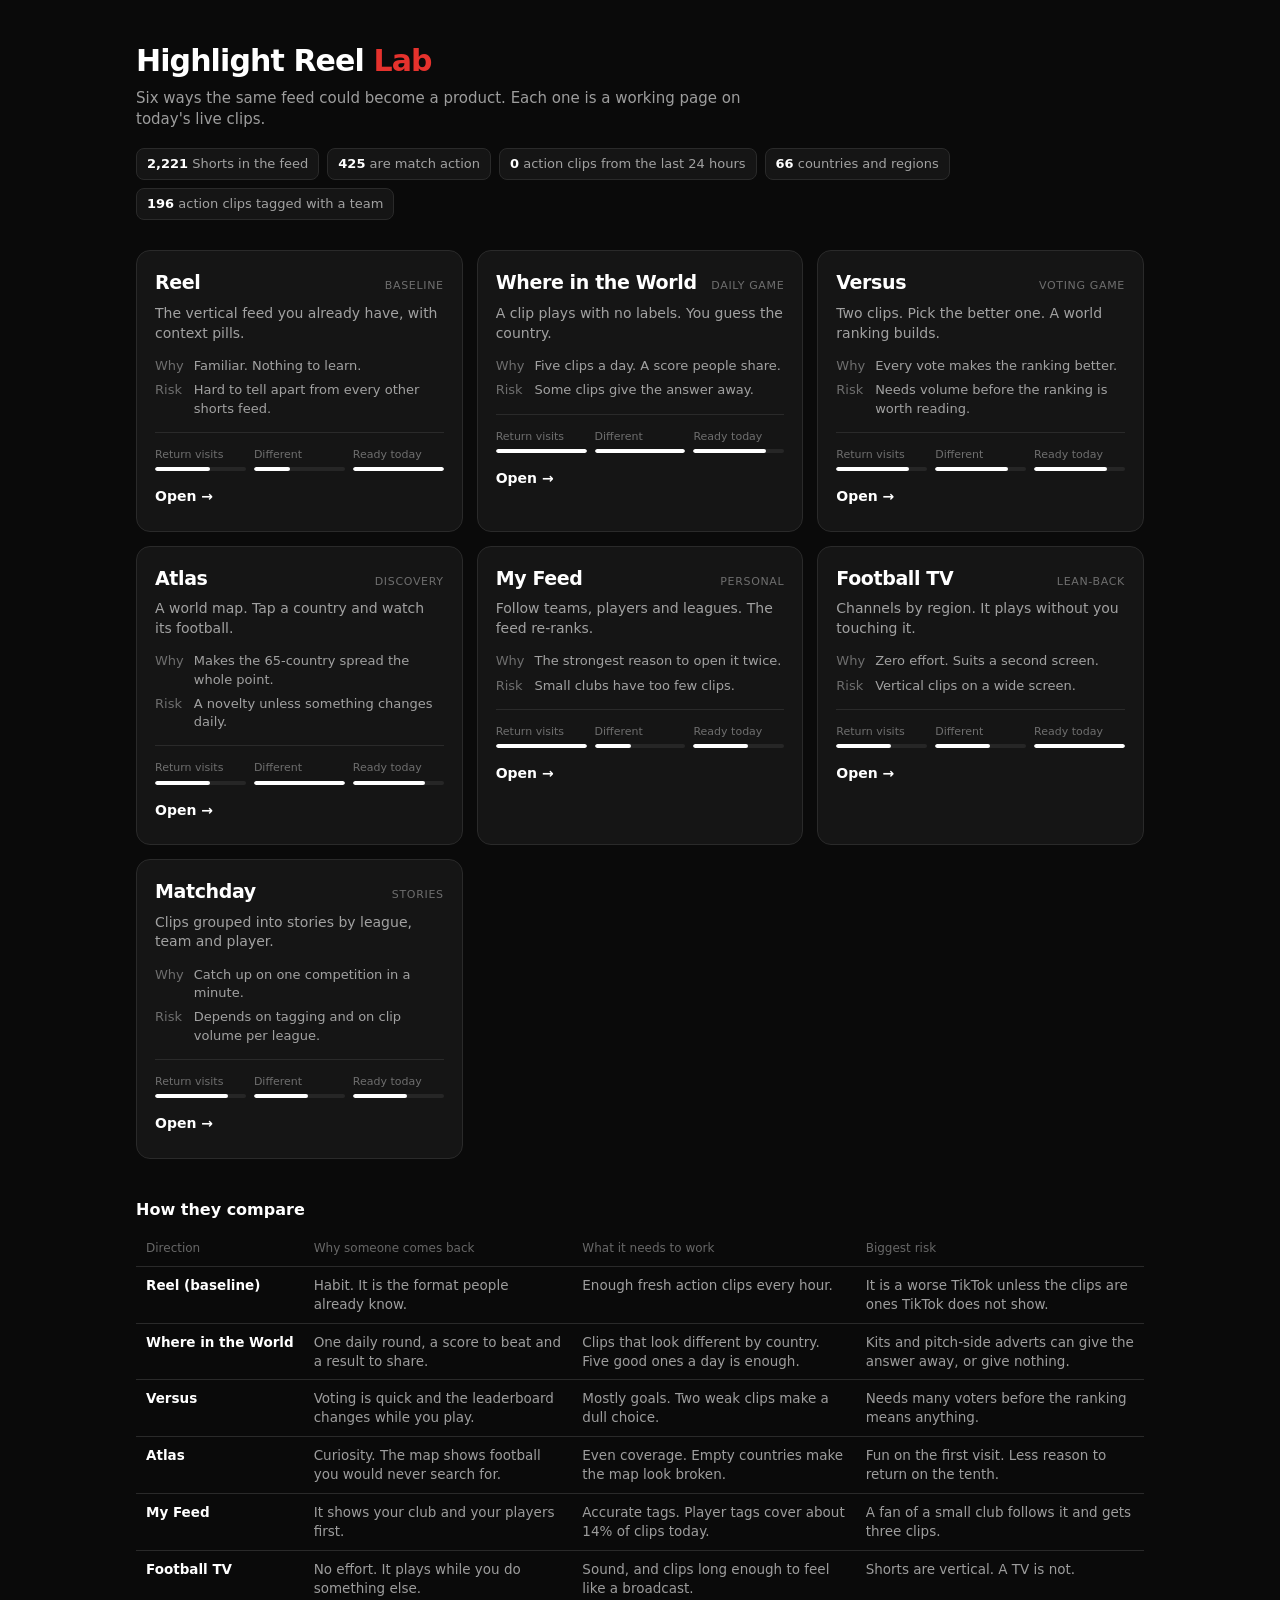
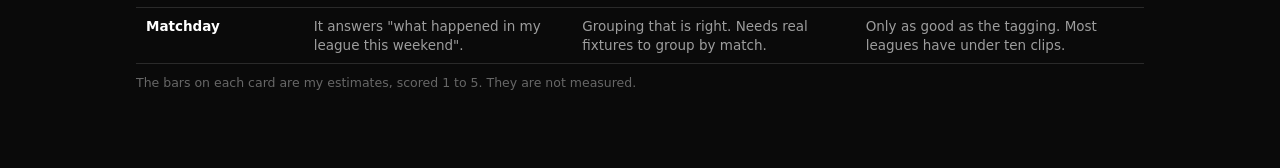
<file: index.html>
<!doctype html>
<html lang="en">
<head>
<meta charset="utf-8">
<meta name="viewport" content="width=device-width, initial-scale=1">
<title>Highlight Reel Lab</title>
<link rel="stylesheet" href="lib.css">
<style>
  main { max-width: 1040px; margin: 0 auto; padding: 40px 16px 64px; }
  h1 { font-size: 30px; letter-spacing: -0.03em; margin: 0 0 6px; }
  h1 span { color: var(--accent); }
  .lede { color: var(--muted); max-width: 640px; margin: 0 0 8px; }
  .facts { display: flex; flex-wrap: wrap; gap: 8px; margin: 18px 0 30px; }
  .facts span { background: var(--panel); border: 1px solid var(--line); border-radius: 8px; padding: 6px 10px; font-size: 13px; color: var(--muted); }
  .facts b { color: var(--fg); }
  .grid { display: grid; grid-template-columns: repeat(auto-fill, minmax(300px, 1fr)); gap: 14px; }
  .card { display: flex; flex-direction: column; background: var(--panel); border: 1px solid var(--line); border-radius: 14px;
    padding: 18px; text-decoration: none; transition: border-color .15s, transform .15s; }
  .card:hover { border-color: #555; transform: translateY(-2px); }
  .card.missing { opacity: .45; pointer-events: none; }
  .top { display: flex; justify-content: space-between; align-items: baseline; gap: 8px; }
  .card h2 { margin: 0; font-size: 19px; letter-spacing: -0.02em; }
  .kind { font-size: 11px; text-transform: uppercase; letter-spacing: .06em; color: var(--dim); white-space: nowrap; }
  .bet { margin: 8px 0 14px; color: var(--muted); font-size: 14px; }
  dl { margin: 0; display: grid; grid-template-columns: auto 1fr; gap: 6px 10px; font-size: 13px; }
  dt { color: var(--dim); }
  dd { margin: 0; color: var(--muted); }
  .bars { display: grid; grid-template-columns: repeat(3, 1fr); gap: 8px; margin-top: 14px; padding-top: 14px; border-top: 1px solid var(--line); }
  .bars div { font-size: 11px; color: var(--dim); }
  .bars i { display: block; height: 4px; border-radius: 2px; background: #262626; margin-top: 5px; position: relative; overflow: hidden; }
  .bars i::after { content: ""; position: absolute; inset: 0; width: calc(var(--v) * 20%); background: var(--fg); border-radius: 2px; }
  .open { margin-top: 16px; font-weight: 700; font-size: 14px; }
  .state { font-size: 11px; color: var(--dim); margin-top: 6px; }
  h3 { margin: 40px 0 10px; font-size: 16px; }
  table { width: 100%; border-collapse: collapse; font-size: 13.5px; }
  th, td { text-align: left; padding: 9px 10px; border-bottom: 1px solid var(--line); vertical-align: top; }
  th { color: var(--dim); font-weight: 500; font-size: 12px; }
  td { color: var(--muted); }
  td:first-child { color: var(--fg); font-weight: 600; white-space: nowrap; }
  .note { color: var(--dim); font-size: 12.5px; margin-top: 10px; }
</style>
</head>
<body>
<main>
  <h1>Highlight Reel <span>Lab</span></h1>
  <p class="lede">Six ways the same feed could become a product. Each one is a working page on today's live clips.</p>
  <div class="facts" id="facts"></div>

  <div class="grid" id="grid"></div>

  <h3>How they compare</h3>
  <table>
    <tr><th>Direction</th><th>Why someone comes back</th><th>What it needs to work</th><th>Biggest risk</th></tr>
    <tr><td>Reel (baseline)</td><td>Habit. It is the format people already know.</td><td>Enough fresh action clips every hour.</td><td>It is a worse TikTok unless the clips are ones TikTok does not show.</td></tr>
    <tr><td>Where in the World</td><td>One daily round, a score to beat and a result to share.</td><td>Clips that look different by country. Five good ones a day is enough.</td><td>Kits and pitch-side adverts can give the answer away, or give nothing.</td></tr>
    <tr><td>Versus</td><td>Voting is quick and the leaderboard changes while you play.</td><td>Mostly goals. Two weak clips make a dull choice.</td><td>Needs many voters before the ranking means anything.</td></tr>
    <tr><td>Atlas</td><td>Curiosity. The map shows football you would never search for.</td><td>Even coverage. Empty countries make the map look broken.</td><td>Fun on the first visit. Less reason to return on the tenth.</td></tr>
    <tr><td>My Feed</td><td>It shows your club and your players first.</td><td>Accurate tags. Player tags cover about 14% of clips today.</td><td>A fan of a small club follows it and gets three clips.</td></tr>
    <tr><td>Football TV</td><td>No effort. It plays while you do something else.</td><td>Sound, and clips long enough to feel like a broadcast.</td><td>Shorts are vertical. A TV is not.</td></tr>
    <tr><td>Matchday</td><td>It answers "what happened in my league this weekend".</td><td>Grouping that is right. Needs real fixtures to group by match.</td><td>Only as good as the tagging. Most leagues have under ten clips.</td></tr>
  </table>
  <p class="note">The bars on each card are my estimates, scored 1 to 5. They are not measured.</p>
</main>

<script src="lib.js"></script>
<script>
const DIRECTIONS = [
  { file: 'reel.html', name: 'Reel', kind: 'Baseline', bet: 'The vertical feed you already have, with context pills.',
    win: 'Familiar. Nothing to learn.', risk: 'Hard to tell apart from every other shorts feed.', v: [3, 2, 5] },
  { file: 'guess.html', name: 'Where in the World', kind: 'Daily game', bet: 'A clip plays with no labels. You guess the country.',
    win: 'Five clips a day. A score people share.', risk: 'Some clips give the answer away.', v: [5, 5, 4] },
  { file: 'versus.html', name: 'Versus', kind: 'Voting game', bet: 'Two clips. Pick the better one. A world ranking builds.',
    win: 'Every vote makes the ranking better.', risk: 'Needs volume before the ranking is worth reading.', v: [4, 4, 4] },
  { file: 'atlas.html', name: 'Atlas', kind: 'Discovery', bet: 'A world map. Tap a country and watch its football.',
    win: 'Makes the 65-country spread the whole point.', risk: 'A novelty unless something changes daily.', v: [3, 5, 4] },
  { file: 'follow.html', name: 'My Feed', kind: 'Personal', bet: 'Follow teams, players and leagues. The feed re-ranks.',
    win: 'The strongest reason to open it twice.', risk: 'Small clubs have too few clips.', v: [5, 2, 3] },
  { file: 'tv.html', name: 'Football TV', kind: 'Lean-back', bet: 'Channels by region. It plays without you touching it.',
    win: 'Zero effort. Suits a second screen.', risk: 'Vertical clips on a wide screen.', v: [3, 3, 5] },
  { file: 'matchday.html', name: 'Matchday', kind: 'Stories', bet: 'Clips grouped into stories by league, team and player.',
    win: 'Catch up on one competition in a minute.', risk: 'Depends on tagging and on clip volume per league.', v: [4, 3, 3] },
];
const LABELS = ['Return visits', 'Different', 'Ready today'];

document.getElementById('grid').innerHTML = DIRECTIONS.map((d, i) => `
  <a class="card" id="c${i}" href="${d.file}">
    <div class="top"><h2>${Reel.esc(d.name)}</h2><span class="kind">${Reel.esc(d.kind)}</span></div>
    <p class="bet">${Reel.esc(d.bet)}</p>
    <dl><dt>Why</dt><dd>${Reel.esc(d.win)}</dd><dt>Risk</dt><dd>${Reel.esc(d.risk)}</dd></dl>
    <div class="bars">${d.v.map((v, j) => `<div>${LABELS[j]}<i style="--v:${v}"></i></div>`).join('')}</div>
    <div class="open">Open →</div><div class="state" id="s${i}"></div>
  </a>`).join('');

// Grey out any direction whose page isn't built yet
DIRECTIONS.forEach((d, i) => fetch(d.file, { method: 'HEAD' }).then(r => {
  if (!r.ok) { document.getElementById('c' + i).classList.add('missing'); document.getElementById('s' + i).textContent = 'Still being built.'; }
}).catch(() => {}));

Reel.load({ actionOnly: false }).then(all => {
  const act = all.filter(v => v.action);
  const countries = new Set(all.map(v => v.country)).size;
  const day = act.filter(v => Date.now() - new Date(v.published) < 864e5).length;
  document.getElementById('facts').innerHTML = [
    [all.length.toLocaleString(), 'Shorts in the feed'], [act.length, 'are match action'], [day, 'action clips from the last 24 hours'],
    [countries, 'countries and regions'], [act.filter(v => v.ctx.teams.length).length, 'action clips tagged with a team'],
  ].map(([n, t]) => `<span><b>${n}</b> ${t}</span>`).join('');
});
</script>
</body>
</html>
</file>
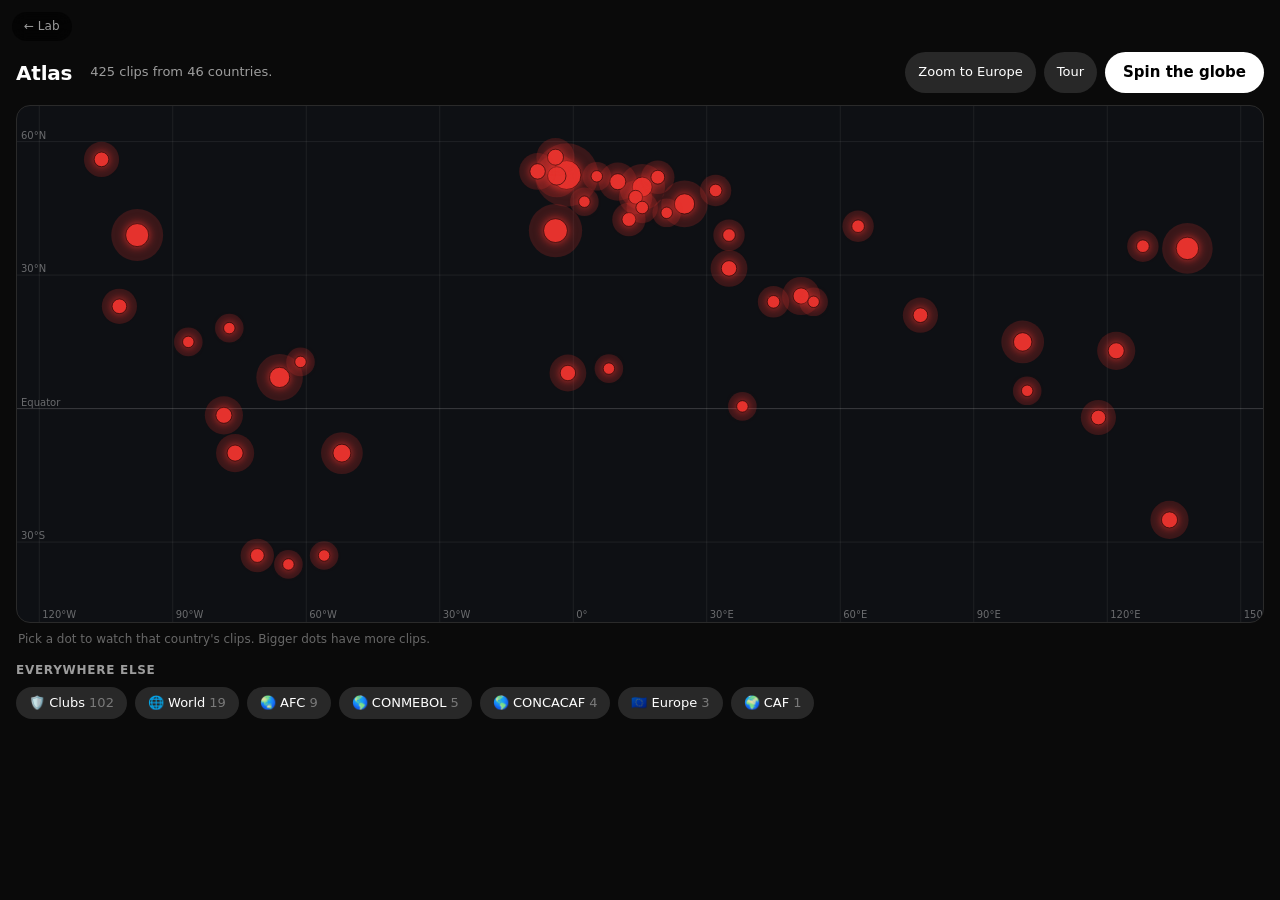
<file: atlas.html>
<!doctype html>
<html lang="en">
<head>
<meta charset="utf-8">
<meta name="viewport" content="width=device-width, initial-scale=1">
<title>Atlas</title>
<link rel="stylesheet" href="lib.css">
<style>
  body { padding: 52px 16px 24px; }
  .wrap { display: grid; grid-template-columns: minmax(0, 1fr); gap: 16px; max-width: 1280px; margin: 0 auto; }
  header { display: flex; flex-wrap: wrap; align-items: center; gap: 10px; margin-bottom: 12px; }
  h1 { font-size: 20px; margin: 0 8px 0 0; letter-spacing: -.01em; }
  #stats { color: var(--muted); font-size: 13px; flex: 1 1 160px; }
  .tools { display: flex; gap: 8px; flex-wrap: wrap; }
  .tools .pill.live { background: var(--accent); color: #fff; font-weight: 700; }
  #map { position: relative; background: #0e1014; border: 1px solid var(--line); border-radius: 14px; overflow: hidden; }
  #map svg { display: block; width: 100%; }
  .grat { stroke: rgba(255,255,255,.07); stroke-width: 1; }
  .grat.eq { stroke: rgba(255,255,255,.18); }
  .glab { fill: var(--dim); font-size: 10px; }
  .dot { cursor: pointer; outline: none; }
  .dot .halo { fill: var(--accent); opacity: .2; transition: opacity .15s; }
  .dot .core { fill: var(--accent); stroke: rgba(0,0,0,.55); stroke-width: 1; filter: drop-shadow(0 0 5px rgba(229,50,45,.9)); }
  .dot:hover .halo, .dot:focus-visible .halo { opacity: .45; }
  .dot:hover .core, .dot:focus-visible .core { fill: #ff6a5e; }
  .dot.on .core { fill: #fff; filter: drop-shadow(0 0 8px #fff); }
  .dot.on .halo { fill: #fff; opacity: .3; animation: pulse 1.6s ease-in-out infinite; transform-box: fill-box; transform-origin: center; }
  .dot.seen .core { fill: #8c2a27; filter: none; }
  @keyframes pulse { 50% { transform: scale(1.5); opacity: .08; } }
  @media (prefers-reduced-motion: reduce) { .dot.on .halo { animation: none; } }
  .hop { stroke: rgba(255,255,255,.5); stroke-width: 1.5; stroke-dasharray: 4 5; fill: none; }
  #tip { position: absolute; pointer-events: none; background: rgba(0,0,0,.85); border: 1px solid var(--line); border-radius: 8px;
    padding: 5px 9px; font-size: 13px; white-space: nowrap; transform: translate(-50%, -100%); display: none; z-index: 2; }
  #tip b { font-weight: 700; } #tip span { color: var(--muted); }
  #note { color: var(--dim); font-size: 12px; margin: 8px 2px 0; min-height: 17px; }
  .else { margin-top: 14px; }
  .else h2 { font-size: 12px; font-weight: 600; color: var(--muted); margin: 0 0 8px; text-transform: uppercase; letter-spacing: .06em; }
  #pills { display: flex; gap: 8px; flex-wrap: wrap; }
  #pills .pill span { color: var(--dim); margin-left: 4px; }
  #pills .pill.on span { color: rgba(0,0,0,.5); }

  #panel { display: none; background: var(--panel); border: 1px solid var(--line); border-radius: 14px; padding: 12px; align-self: start; }
  body.open #panel { display: block; }
  .phead { display: flex; align-items: center; gap: 8px; margin-bottom: 10px; }
  .phead .name { font-weight: 700; font-size: 16px; flex: 1; min-width: 0; overflow: hidden; text-overflow: ellipsis; white-space: nowrap; }
  .phead .n { color: var(--muted); font-size: 12px; white-space: nowrap; }
  #close { background: var(--chip); border-radius: 999px; width: 28px; height: 28px; line-height: 1; }
  #frame { height: min(60vh, 480px); max-width: 100%; margin: 0 auto; cursor: pointer; }
  #title { font-size: 14px; font-weight: 600; margin: 10px 0 2px; display: -webkit-box; -webkit-line-clamp: 2; -webkit-box-orient: vertical; overflow: hidden; }
  #sub { color: var(--muted); font-size: 12px; }
  #msg { color: var(--muted); font-size: 12px; min-height: 0; }
  .ctl { display: flex; gap: 6px; margin-top: 10px; flex-wrap: wrap; }
  .ctl .pill { flex: 1; text-align: center; padding: 8px 6px; }

  @media (min-width: 720px) {
    body.open .wrap { grid-template-columns: minmax(0, 1fr) 300px; }
    #panel { position: sticky; top: 12px; }
  }
  @media (max-width: 719px) {
    body.open { padding-bottom: calc(44vh + 40px); }
    #panel { position: fixed; left: 0; right: 0; bottom: 0; z-index: 40; border-radius: 16px 16px 0 0; border-width: 1px 0 0;
      box-shadow: 0 -12px 40px rgba(0,0,0,.6); }
    .pbody { display: grid; grid-template-columns: auto minmax(0, 1fr); gap: 12px; align-items: start; }
    #frame { height: 40vh; margin: 0; }
    #title { margin-top: 0; -webkit-line-clamp: 4; }
    .ctl .pill { flex: 1 1 40%; }
  }
</style>
</head>
<body>
<a class="back" href="index.html">← Lab</a>
<div class="wrap">
  <main>
    <header>
      <h1>Atlas</h1>
      <div id="stats">Loading clips.</div>
      <div class="tools">
        <button class="pill" id="view">Zoom to Europe</button>
        <button class="pill" id="tour">Tour</button>
        <button class="btn" id="spin">Spin the globe</button>
      </div>
    </header>
    <div id="map"><svg></svg><div id="tip"></div></div>
    <div id="note">Pick a dot to watch that country's clips.</div>
    <div class="else" id="else" hidden>
      <h2>Everywhere else</h2>
      <div id="pills"></div>
    </div>
  </main>
  <aside id="panel" aria-live="polite">
    <div class="phead">
      <div class="name" id="pname"></div>
      <div class="n" id="pn"></div>
      <button id="close" aria-label="Close">✕</button>
    </div>
    <div class="pbody">
      <div class="frame" id="frame"></div>
      <div>
        <div id="title"></div>
        <div id="sub"></div>
        <div id="msg"></div>
        <div class="ctl">
          <button class="pill" id="prev">← Prev</button>
          <button class="pill" id="next">Next →</button>
          <button class="pill" id="sound">Sound off</button>
        </div>
      </div>
    </div>
  </aside>
</div>
<script src="lib.js"></script>
<script>
(function () {
  const $ = s => document.querySelector(s);
  const GEO = Reel.GEO, esc = Reel.esc;
  const VIEWS = {
    world: { l: -125, r: 155, t: 68, b: -48, step: 30 },
    europe: { l: -13, r: 41, t: 60, b: 29, step: 10 },
  };
  const S = { by: {}, geo: [], other: [], max: 1, cur: null, idx: 0, tour: false, sound: false, view: 'world',
    token: 0, p: null, errors: 0, visited: new Set(), from: null };

  const inView = (c, v) => { const g = GEO[c]; return g && g[1] >= v.l && g[1] <= v.r && g[0] <= v.t && g[0] >= v.b; };

  function draw() {
    const box = $('#map'), w = box.clientWidth;
    if (!w) return;
    const v = VIEWS[S.view], k = w / (v.r - v.l), h = Math.round((v.t - v.b) * k);
    const X = lon => (lon - v.l) * k, Y = lat => (v.t - lat) * k;
    let out = '';
    for (let lon = Math.ceil(v.l / v.step) * v.step; lon <= v.r; lon += v.step) {
      out += `<line class="grat" x1="${X(lon)}" x2="${X(lon)}" y1="0" y2="${h}"/>`;
      if (lon > v.l && lon < v.r) out += `<text class="glab" x="${X(lon) + 3}" y="${h - 4}">${Math.abs(lon)}°${lon < 0 ? 'W' : lon > 0 ? 'E' : ''}</text>`;
    }
    for (let lat = Math.ceil(v.b / v.step) * v.step; lat <= v.t; lat += v.step) {
      out += `<line class="grat${lat === 0 ? ' eq' : ''}" y1="${Y(lat)}" y2="${Y(lat)}" x1="0" x2="${w}"/>`;
      if (lat < v.t && lat > v.b) out += `<text class="glab" x="4" y="${Y(lat) - 3}">${lat === 0 ? 'Equator' : Math.abs(lat) + '°' + (lat < 0 ? 'S' : 'N')}</text>`;
    }
    if (S.tour && S.from && GEO[S.from] && GEO[S.cur] && inView(S.from, v) && inView(S.cur, v)) {
      const a = GEO[S.from], b = GEO[S.cur];
      out += `<line class="hop" x1="${X(a[1])}" y1="${Y(a[0])}" x2="${X(b[1])}" y2="${Y(b[0])}"/>`;
    }
    const scale = Math.max(.65, Math.min(1.15, w / 800)) * (S.view === 'europe' ? 1.35 : 1);
    let hidden = 0;
    S.geo.forEach((c, i) => {
      if (!inView(c, v)) { hidden++; return; }
      const n = S.by[c].length, r = (3.5 + 9 * Math.sqrt(n / S.max)) * scale;
      const x = X(GEO[c][1]).toFixed(1), y = Y(GEO[c][0]).toFixed(1);
      const cls = 'dot' + (c === S.cur ? ' on' : S.tour && S.visited.has(c) ? ' seen' : '');
      out += `<g class="${cls}" data-i="${i}" data-x="${x}" data-y="${y}" data-r="${r.toFixed(1)}" tabindex="0" role="button" aria-label="${esc(c)}, ${n} clips">` +
        `<circle class="halo" cx="${x}" cy="${y}" r="${(r * 2 + 3).toFixed(1)}"/><circle class="core" cx="${x}" cy="${y}" r="${r.toFixed(1)}"/></g>`;
    });
    const svg = box.querySelector('svg');
    svg.setAttribute('viewBox', `0 0 ${w} ${h}`);
    svg.setAttribute('height', h);
    svg.innerHTML = out;
    $('#tip').style.display = 'none';
    $('#view').textContent = S.view === 'europe' ? 'Show the world' : 'Zoom to Europe';
    $('#note').textContent = S.tour ? 'Tour is on. The map moves to a new country after each clip.'
      : S.view === 'europe' ? hidden + ' countries are outside this view.'
      : 'Pick a dot to watch that country\'s clips. Bigger dots have more clips.';
  }

  function drawPills() {
    $('#else').hidden = !S.other.length;
    $('#pills').innerHTML = S.other.map((c, i) =>
      `<button class="pill${c === S.cur ? ' on' : ''}" data-o="${i}">${Reel.flag(c)} ${esc(c)}<span>${S.by[c].length}</span></button>`).join('');
  }

  function kill() {
    S.token++;
    if (S.p) { try { S.p.destroy(); } catch (e) {} S.p = null; }
  }

  function play() {
    const list = S.by[S.cur]; if (!list) return;
    const it = list[S.idx];
    kill();
    const t = S.token, frame = $('#frame');
    $('#pname').textContent = Reel.flag(S.cur) + ' ' + S.cur;
    $('#pn').textContent = (S.idx + 1) + ' of ' + list.length;
    $('#title').textContent = it.title;
    $('#sub').textContent = it.channel + ' · ' + Reel.ago(it.published) + ' ago';
    $('#msg').textContent = '';
    frame.innerHTML = '';
    frame.style.backgroundImage = `url(${Reel.tall(it.id)})`;
    Reel.player(frame, it.id, {
      onEnd: () => { if (t === S.token) ended(); },
      onError: () => { if (t === S.token) failed(); },
      onPlaying: p => { if (t !== S.token) return; S.errors = 0; if (S.sound) { try { p.unMute(); } catch (e) {} } },
    }).then(p => {
      if (t !== S.token) { try { p.destroy(); } catch (e) {} return; }
      S.p = p;
    });
  }

  function step(d) {
    const n = S.by[S.cur].length;
    S.idx = (S.idx + d + n) % n;
    play();
  }
  function ended() { if (S.tour) hop(); else step(1); }
  function failed() {
    const n = S.by[S.cur].length;
    S.errors++;
    if (S.errors >= Math.min(n, 4)) {
      S.errors = 0;
      if (S.tour) return hop();
      kill(); $('#frame').innerHTML = '';
      $('#msg').textContent = 'These clips cannot be played here. Try another country.';
      return;
    }
    step(1);
  }

  function open(c, idx) {
    if (!S.by[c]) return;
    S.cur = c; S.idx = idx || 0; S.errors = 0;
    if (GEO[c] && !inView(c, VIEWS[S.view])) S.view = 'world';
    document.body.classList.add('open');
    draw(); drawPills(); play();
  }

  function close() {
    kill();
    $('#frame').innerHTML = ''; $('#frame').style.backgroundImage = '';
    S.cur = null; setTour(false);
    document.body.classList.remove('open');
    draw(); drawPills();
  }

  function spin() {
    const pool = S.geo.filter(c => c !== S.cur);
    if (!pool.length) return;
    S.from = null;
    open(pool[Math.floor(Math.random() * pool.length)]);
  }

  // Tour: move to one of the nearest countries not yet visited, so the route reads as a journey.
  function hop() {
    if (S.cur) S.visited.add(S.cur);
    let pool = S.geo.filter(c => !S.visited.has(c));
    if (!pool.length) { S.visited = new Set(S.cur ? [S.cur] : []); pool = S.geo.filter(c => c !== S.cur); }
    if (!pool.length) return;
    let next;
    const a = GEO[S.cur];
    if (a) {
      const d = c => { const g = GEO[c]; let dl = Math.abs(g[1] - a[1]); if (dl > 180) dl = 360 - dl; return Math.hypot(dl, g[0] - a[0]); };
      pool.sort((p, q) => d(p) - d(q));
      next = pool[Math.floor(Math.random() * Math.min(3, pool.length))];
    } else next = pool[Math.floor(Math.random() * pool.length)];
    S.from = GEO[S.cur] ? S.cur : null;
    open(next);
  }

  function setTour(on) {
    S.tour = on;
    if (!on) { S.from = null; S.visited = new Set(); }
    $('#tour').classList.toggle('live', on);
    $('#tour').textContent = on ? 'Stop tour' : 'Tour';
  }

  function setSound(on) {
    S.sound = on;
    $('#sound').textContent = on ? 'Sound on' : 'Sound off';
    $('#sound').classList.toggle('on', on);
    if (S.p) { try { on ? S.p.unMute() : S.p.mute(); } catch (e) {} }
  }

  // Events
  const svg = $('#map svg'), tip = $('#tip');
  const dotOf = e => e.target.closest && e.target.closest('.dot');
  svg.addEventListener('click', e => { const d = dotOf(e); if (d) { S.from = null; open(S.geo[+d.dataset.i]); } });
  svg.addEventListener('keydown', e => {
    const d = dotOf(e);
    if (d && (e.key === 'Enter' || e.key === ' ')) { e.preventDefault(); S.from = null; open(S.geo[+d.dataset.i]); }
  });
  function showTip(d) {
    const c = S.geo[+d.dataset.i], n = S.by[c].length, w = $('#map').clientWidth;
    tip.innerHTML = `${Reel.flag(c)} <b>${esc(c)}</b> <span>${n} clip${n === 1 ? '' : 's'}</span>`;
    tip.style.display = 'block';
    const half = tip.offsetWidth / 2 + 4, y = +d.dataset.y - +d.dataset.r - 8;
    tip.style.left = Math.max(half, Math.min(w - half, +d.dataset.x)) + 'px';
    tip.style.top = (y < 30 ? +d.dataset.y + +d.dataset.r + 36 : y) + 'px';
  }
  svg.addEventListener('mouseover', e => { const d = dotOf(e); if (d) showTip(d); else tip.style.display = 'none'; });
  svg.addEventListener('mouseleave', () => { tip.style.display = 'none'; });
  svg.addEventListener('focusin', e => { const d = dotOf(e); if (d) showTip(d); });
  $('#pills').addEventListener('click', e => {
    const b = e.target.closest('[data-o]'); if (!b) return;
    setTour(false); open(S.other[+b.dataset.o]);
  });
  $('#spin').onclick = spin;
  $('#tour').onclick = () => {
    setTour(!S.tour);
    if (S.tour && (!S.cur || !GEO[S.cur])) spin(); else draw();
  };
  $('#view').onclick = () => { S.view = S.view === 'world' ? 'europe' : 'world'; draw(); };
  $('#prev').onclick = () => S.cur && step(-1);
  $('#next').onclick = () => S.cur && (S.tour ? hop() : step(1));
  $('#sound').onclick = () => setSound(!S.sound);
  $('#frame').onclick = () => setSound(!S.sound);
  $('#close').onclick = close;
  document.addEventListener('keydown', e => {
    if (!S.cur || e.target.closest('.dot')) return;
    if (e.key === 'ArrowRight') $('#next').click();
    else if (e.key === 'ArrowLeft') $('#prev').click();
    else if (e.key === 'Escape') close();
  });
  let lastW = 0;
  new ResizeObserver(() => { const w = $('#map').clientWidth; if (w !== lastW) { lastW = w; draw(); } }).observe($('#map'));

  Reel.load().then(items => {
    for (const it of items) (S.by[it.country || 'World'] = S.by[it.country || 'World'] || []).push(it);
    const all = Object.keys(S.by);
    S.geo = all.filter(c => GEO[c]).sort((a, b) => S.by[b].length - S.by[a].length);
    S.other = all.filter(c => !GEO[c]).sort((a, b) => S.by[b].length - S.by[a].length);
    S.max = Math.max(1, ...S.geo.map(c => S.by[c].length));
    $('#stats').textContent = items.length
      ? `${items.length} clips from ${S.geo.length} countries.`
      : 'The feed has no clips right now.';
    draw(); drawPills();
  }).catch(() => { $('#stats').textContent = 'The feed did not load.'; draw(); });
})();
</script>
</body>
</html>
</file>
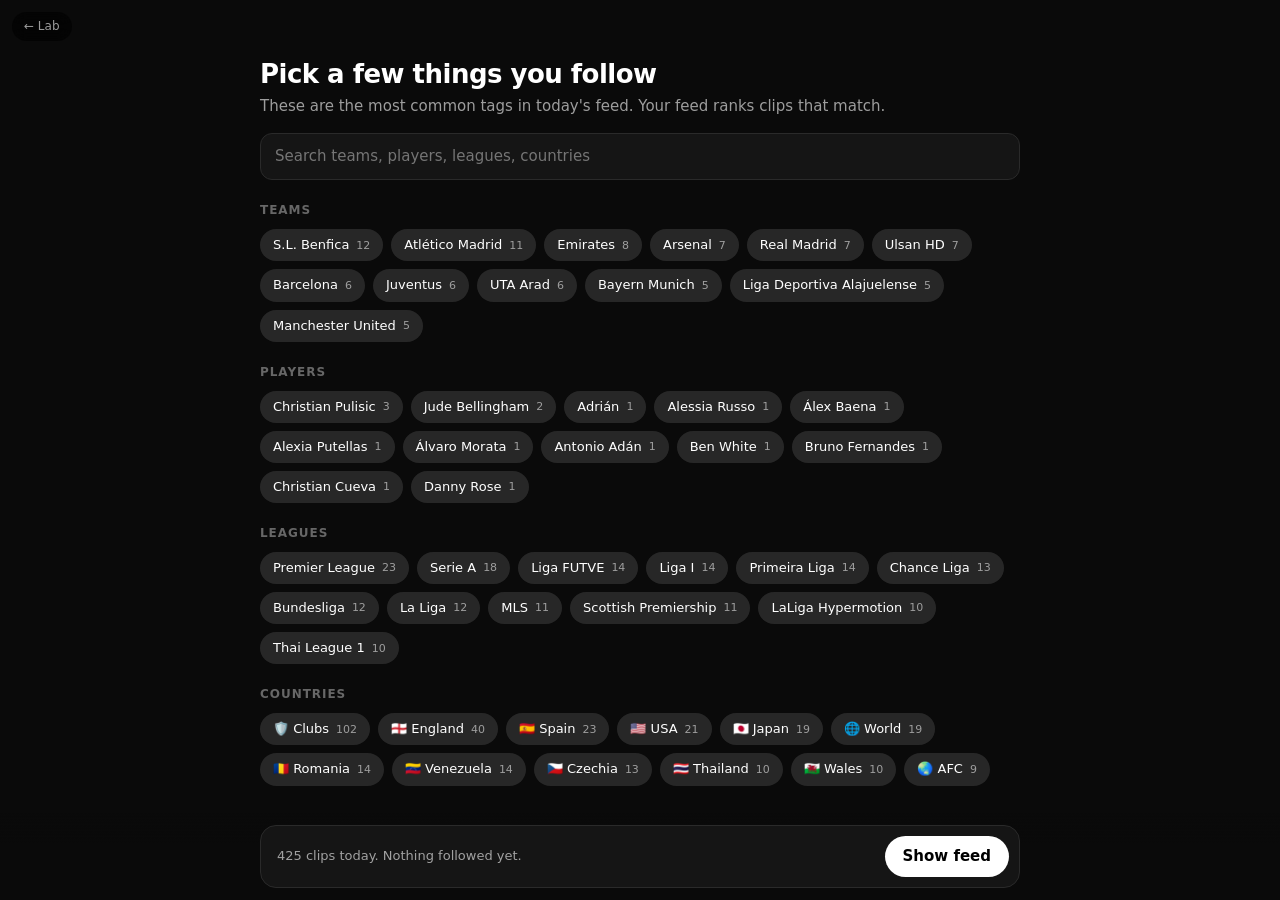
<file: follow.html>
<!doctype html>
<html lang="en">
<head>
<meta charset="utf-8">
<meta name="viewport" content="width=device-width, initial-scale=1, viewport-fit=cover">
<title>My Feed</title>
<link rel="stylesheet" href="lib.css">
<style>
  :root { --bar: 56px; }
  body { overflow: hidden; }
  [hidden] { display: none !important; }

  /* Step 1: pick */
  #pick { position: fixed; inset: 0; overflow-y: auto; padding: 56px 16px 110px; }
  #pick .wrap { max-width: 760px; margin: 0 auto; }
  #pick h1 { font-size: 26px; margin: 0 0 4px; letter-spacing: -.02em; }
  #pick p.sub { color: var(--muted); margin: 0 0 16px; }
  #q { width: 100%; background: var(--panel); border: 1px solid var(--line); color: var(--fg); border-radius: 12px;
    padding: 12px 14px; font: inherit; outline: none; }
  #q:focus { border-color: var(--muted); }
  .group h2 { font-size: 12px; text-transform: uppercase; letter-spacing: .08em; color: var(--dim); margin: 22px 0 10px; font-weight: 600; }
  .chips { display: flex; flex-wrap: wrap; gap: 8px; }
  .chips .pill { display: inline-flex; gap: 7px; align-items: center; }
  .chips .pill i { font-style: normal; font-size: 11px; opacity: .55; font-weight: 500; }
  .chips .none { color: var(--dim); font-size: 13px; }
  #foot { position: fixed; left: 0; right: 0; bottom: 0; padding: 12px 16px calc(12px + env(safe-area-inset-bottom));
    background: linear-gradient(transparent, var(--bg) 35%); display: flex; justify-content: center; }
  #foot .in { width: 100%; max-width: 760px; display: flex; align-items: center; gap: 12px; justify-content: space-between;
    background: var(--panel); border: 1px solid var(--line); border-radius: 16px; padding: 10px 10px 10px 16px; }
  #foot span { color: var(--muted); font-size: 13px; }

  /* Step 2: feed */
  #bar { position: fixed; top: 0; left: 0; right: 0; height: var(--bar); z-index: 40; display: flex; align-items: center; gap: 8px;
    padding: 0 12px 0 84px; background: rgba(10,10,10,.85); backdrop-filter: blur(10px); border-bottom: 1px solid var(--line); }
  #mine { flex: 1; min-width: 0; display: flex; gap: 6px; overflow-x: auto; scrollbar-width: none; align-items: center; }
  #mine::-webkit-scrollbar { display: none; }
  #mine .pill { padding: 6px 11px; font-size: 12px; flex: none; }
  #mine .pill b { font-weight: 400; opacity: .5; margin-left: 5px; }
  #mine .empty { color: var(--dim); font-size: 13px; white-space: nowrap; }
  #edit { flex: none; padding: 7px 14px; font-size: 13px; }
  #feed { position: fixed; inset: var(--bar) 0 0 0; overflow-y: auto; scroll-snap-type: y mandatory; scrollbar-width: none; }
  #feed::-webkit-scrollbar { display: none; }
  .slide { height: 100%; scroll-snap-align: start; scroll-snap-stop: always; display: grid; place-items: center; padding: 10px 12px; }
  .slide .frame { width: min(100%, calc((100dvh - var(--bar) - 20px) * 9 / 16)); cursor: pointer; }
  .pl { position: absolute; inset: 0; opacity: 0; transition: opacity .25s; }
  .slide.playing .pl { opacity: 1; }
  .snd { position: absolute; top: 10px; right: 10px; z-index: 3; background: rgba(0,0,0,.55); border-radius: 999px; padding: 5px 10px;
    font-size: 11px; color: var(--muted); pointer-events: none; }
  .info { position: absolute; left: 0; right: 0; bottom: 0; z-index: 3; padding: 60px 14px 14px;
    background: linear-gradient(transparent, rgba(0,0,0,.88) 55%); pointer-events: none; }
  .why { font-size: 12px; font-weight: 600; color: var(--good); margin-bottom: 5px; }
  .why.also { color: var(--dim); }
  .ttl { font-weight: 600; font-size: 15px; display: -webkit-box; -webkit-line-clamp: 2; -webkit-box-orient: vertical; overflow: hidden; }
  .meta { color: var(--muted); font-size: 12px; margin-top: 3px; white-space: nowrap; overflow: hidden; text-overflow: ellipsis; }
  .fol { display: flex; flex-wrap: wrap; gap: 6px; margin-top: 10px; pointer-events: auto; }
  .fol button { background: rgba(255,255,255,.16); border-radius: 999px; padding: 6px 11px; font-size: 12px; backdrop-filter: blur(6px);
    max-width: 100%; overflow: hidden; text-overflow: ellipsis; white-space: nowrap; }
  .fol button:hover { background: rgba(255,255,255,.3); }
  .fol button.on { background: var(--fg); color: #000; font-weight: 700; }
  #msg { position: fixed; inset: 0; display: grid; place-items: center; color: var(--muted); padding: 24px; text-align: center; }
  @media (max-width: 480px) { #pick h1 { font-size: 22px; } #foot span { font-size: 12px; } }
</style>
</head>
<body>
<a class="back" href="index.html">← Lab</a>
<div id="msg">Loading today's clips.</div>

<main id="pick" hidden>
  <div class="wrap">
    <h1>Pick a few things you follow</h1>
    <p class="sub">These are the most common tags in today's feed. Your feed ranks clips that match.</p>
    <input id="q" type="search" placeholder="Search teams, players, leagues, countries" autocomplete="off">
    <div id="groups"></div>
  </div>
  <div id="foot"><div class="in"><span id="tally"></span><button class="btn" id="go">Show feed</button></div></div>
</main>

<div id="bar" hidden><div id="mine"></div><button class="pill" id="edit">Edit</button></div>
<div id="feed" hidden></div>

<script src="lib.js"></script>
<script>
(function () {
  const { esc, ago, flag } = Reel;
  const $ = id => document.getElementById(id);
  const TYPES = [['team', 'Teams'], ['player', 'Players'], ['league', 'Leagues'], ['country', 'Countries']];
  const WEIGHT = { player: 3, team: 3, league: 2, country: 1 };
  const KEY = 'lab.follow.v1', PAGE = 20;
  const feedEl = $('feed');

  let items = [], index = new Map(), follows = new Set();
  let order = [], rendered = 0, cur = -1, live = null, token = 0, muted = true, mountTimer = 0;

  try { follows = new Set(JSON.parse(localStorage.getItem(KEY) || '[]')); } catch (e) {}
  const save = () => { try { localStorage.setItem(KEY, JSON.stringify([...follows])); } catch (e) {} };
  const nameOf = k => k.slice(k.indexOf('|') + 1);
  const typeOf = k => k.slice(0, k.indexOf('|'));
  const label = k => (typeOf(k) === 'country' ? flag(nameOf(k)) + ' ' : '') + esc(nameOf(k));

  // Entities tagged on a clip, strongest first
  function ents(it) {
    if (it._e) return it._e;
    const c = it.ctx || {}, out = [], seen = new Set();
    const add = (t, n) => { if (!n) return; const k = t + '|' + n; if (seen.has(k)) return; seen.add(k); out.push({ t, n, k }); };
    (c.players || []).forEach(p => add('player', p && p.name));
    (c.teams || []).forEach(t => add('team', t && t.name));
    add('league', c.league);
    add('country', it.country);
    return (it._e = out);
  }

  function score(it) {
    const m = ents(it).filter(e => follows.has(e.k));
    const hours = Math.max(0, (Date.now() - new Date(it.published)) / 36e5) || 0;
    it._m = m;
    it._base = m.reduce((s, e) => s + WEIGHT[e.t], 0);
    it._rec = 0.9 / (1 + hours / 24);   // always under one point, so it only breaks ties
  }
  function rank(list) {
    return list.slice().sort((a, b) => (b._base > 0) - (a._base > 0) || (b._base + b._rec) - (a._base + a._rec));
  }

  /* ---------- Step 1 ---------- */
  function buildIndex() {
    index = new Map();
    for (const it of items) for (const e of ents(it)) {
      const r = index.get(e.k) || { k: e.k, t: e.t, n: e.n, c: 0 };
      r.c++; index.set(e.k, r);
    }
  }
  function renderPick() {
    const q = $('q').value.trim().toLowerCase();
    const all = [...index.values()].sort((a, b) => b.c - a.c || a.n.localeCompare(b.n));
    $('groups').innerHTML = TYPES.map(([t, title]) => {
      const mine = all.filter(r => r.t === t);
      let show = q ? mine.filter(r => r.n.toLowerCase().includes(q)).slice(0, 24) : mine.slice(0, 12);
      if (!q) show = show.concat(mine.slice(12).filter(r => follows.has(r.k)));
      const chips = show.map(r => `<button class="pill${follows.has(r.k) ? ' on' : ''}" data-k="${esc(r.k)}">${label(r.k)}<i>${r.c}</i></button>`).join('');
      return `<section class="group"><h2>${title}</h2><div class="chips">${chips || '<span class="none">No match.</span>'}</div></section>`;
    }).join('');
    const n = items.filter(it => ents(it).some(e => follows.has(e.k))).length;
    $('tally').textContent = follows.size
      ? `${follows.size} followed. ${n} of ${items.length} clips match.`
      : `${items.length} clips today. Nothing followed yet.`;
  }
  $('groups').addEventListener('click', e => {
    const b = e.target.closest('button[data-k]'); if (!b) return;
    const k = b.dataset.k;
    follows.has(k) ? follows.delete(k) : follows.add(k);
    save(); renderPick();
  });
  $('q').addEventListener('input', renderPick);
  $('go').addEventListener('click', () => showFeed());
  $('edit').addEventListener('click', showPick);

  function showPick() {
    teardown();
    $('feed').hidden = $('bar').hidden = true;
    $('pick').hidden = false;
    renderPick();
  }
  function showFeed() {
    $('pick').hidden = true;
    $('feed').hidden = $('bar').hidden = false;
    rerank(false);
  }

  /* ---------- Step 2 ---------- */
  function renderBar() {
    $('mine').innerHTML = follows.size
      ? [...follows].map(k => `<button class="pill" data-k="${esc(k)}" title="Remove">${label(k)}<b>×</b></button>`).join('')
      : '<span class="empty">You follow nothing yet. Tap + Follow on a clip.</span>';
  }
  $('mine').addEventListener('click', e => {
    const b = e.target.closest('button[data-k]'); if (!b) return;
    follows.delete(b.dataset.k); save(); rerank(true);
  });

  function infoHTML(it) {
    const m = it._m || [];
    const names = m.slice(0, 3).map(e => esc(e.n));
    const why = m.length
      ? `<div class="why">Because you follow ${names.length > 1 ? names.slice(0, -1).join(', ') + ' and ' + names[names.length - 1] : names[0]}</div>`
      : `<div class="why also">${follows.size ? 'Also today' : 'Newest first. Follow a tag to rank your feed.'}</div>`;
    const rest = ents(it).filter(e => !follows.has(e.k)).slice(0, 5);
    const fol = rest.map(e => `<button data-k="${esc(e.k)}">+ Follow ${label(e.k)}</button>`).join('');
    return why + `<div class="ttl">${esc(it.title)}</div>` +
      `<div class="meta">${flag(it.country)} ${esc(it.country)} · ${esc(it.channel)} · ${ago(it.published)}</div>` +
      (fol ? `<div class="fol">${fol}</div>` : '');
  }
  function renderMore() {
    const end = Math.min(order.length, rendered + PAGE);
    for (let i = rendered; i < end; i++) {
      const it = order[i], s = document.createElement('section');
      s.className = 'slide'; s.dataset.i = i;
      s.innerHTML = `<div class="frame" style="background-image:url(${Reel.tall(it.id)}),url(${Reel.thumb(it.id)})">` +
        `<div class="pl"></div><div class="snd">${muted ? 'Tap for sound' : 'Sound on'}</div><div class="info">${infoHTML(it)}</div></div>`;
      feedEl.appendChild(s); io.observe(s);
    }
    rendered = end;
  }

  // keep=true: the clips already scrolled past (and the one playing) stay put; everything after is re-ranked.
  function rerank(keep) {
    items.forEach(score);
    const head = keep && cur >= 0 ? order.slice(0, cur + 1) : [];
    const inHead = new Set(head);
    order = head.concat(rank(items.filter(it => !inHead.has(it))));
    if (!head.length) {
      teardown(); io.disconnect(); feedEl.innerHTML = ''; rendered = 0; cur = -1; feedEl.scrollTop = 0;
    } else {
      [...feedEl.children].slice(head.length).forEach(n => { io.unobserve(n); n.remove(); });
      rendered = head.length;
      head.forEach((it, i) => { const el = feedEl.children[i].querySelector('.info'); if (el) el.innerHTML = infoHTML(it); });
    }
    renderMore(); renderBar();
  }

  function teardown() {
    token++; clearTimeout(mountTimer);
    if (live) { try { live.destroy(); } catch (e) {} live = null; }
    feedEl.querySelectorAll('.pl').forEach(el => { el.innerHTML = ''; });
    feedEl.querySelectorAll('.playing').forEach(el => el.classList.remove('playing'));
  }
  function mount(i) {
    const slide = feedEl.children[i], it = order[i];
    if (!slide || !it || feedEl.hidden) return;
    const el = slide.querySelector('.pl'), my = ++token;
    Reel.player(el, it.id, {
      muted, loop: true,
      onPlaying: () => { if (my === token) slide.classList.add('playing'); },
      onError: () => {
        if (my !== token) return;
        const w = slide.querySelector('.why'); if (w) { w.className = 'why also'; w.textContent = 'This clip cannot be played here.'; }
        go(1);
      },
    }).then(p => {
      if (my !== token) { try { p.destroy(); } catch (e) {} return; }
      live = p;
    });
  }
  function activate(i) {
    if (i === cur) return;
    cur = i; teardown();
    mountTimer = setTimeout(() => mount(i), 220);   // wait for the scroll to settle so only one player is built
    if (i >= rendered - 5) renderMore();
  }
  function go(d) {
    const n = feedEl.children[Math.max(0, cur) + d];
    if (n) n.scrollIntoView({ behavior: 'smooth' });
  }
  const io = new IntersectionObserver(es => {
    for (const e of es) if (e.isIntersecting && e.intersectionRatio >= 0.6) activate(+e.target.dataset.i);
  }, { root: feedEl, threshold: 0.6 });

  feedEl.addEventListener('click', e => {
    const b = e.target.closest('button[data-k]');
    if (b) { follows.add(b.dataset.k); save(); rerank(true); return; }
    if (!e.target.closest('.frame')) return;
    muted = !muted;
    if (live) { try { muted ? live.mute() : live.unMute(); live.playVideo(); } catch (err) {} }
    feedEl.querySelectorAll('.snd').forEach(s => { s.textContent = muted ? 'Sound off' : 'Sound on'; });
  });
  document.addEventListener('keydown', e => {
    if (feedEl.hidden || e.target.tagName === 'INPUT') return;
    if (e.key === 'ArrowDown' || e.key === 'j') { e.preventDefault(); go(1); }
    if (e.key === 'ArrowUp' || e.key === 'k') { e.preventDefault(); go(-1); }
  });

  Reel.load().then(list => {
    items = list || [];
    if (!items.length) { $('msg').textContent = 'No clips in the feed right now.'; return; }
    $('msg').hidden = true;
    buildIndex();
    // drop follows that no longer exist in today's feed? Keep them: they may match again tomorrow.
    follows.size ? showFeed() : showPick();
  }).catch(() => { $('msg').textContent = 'The feed did not load. Open this page from http://localhost:8522/lab/.'; });
})();
</script>
</body>
</html>
</file>
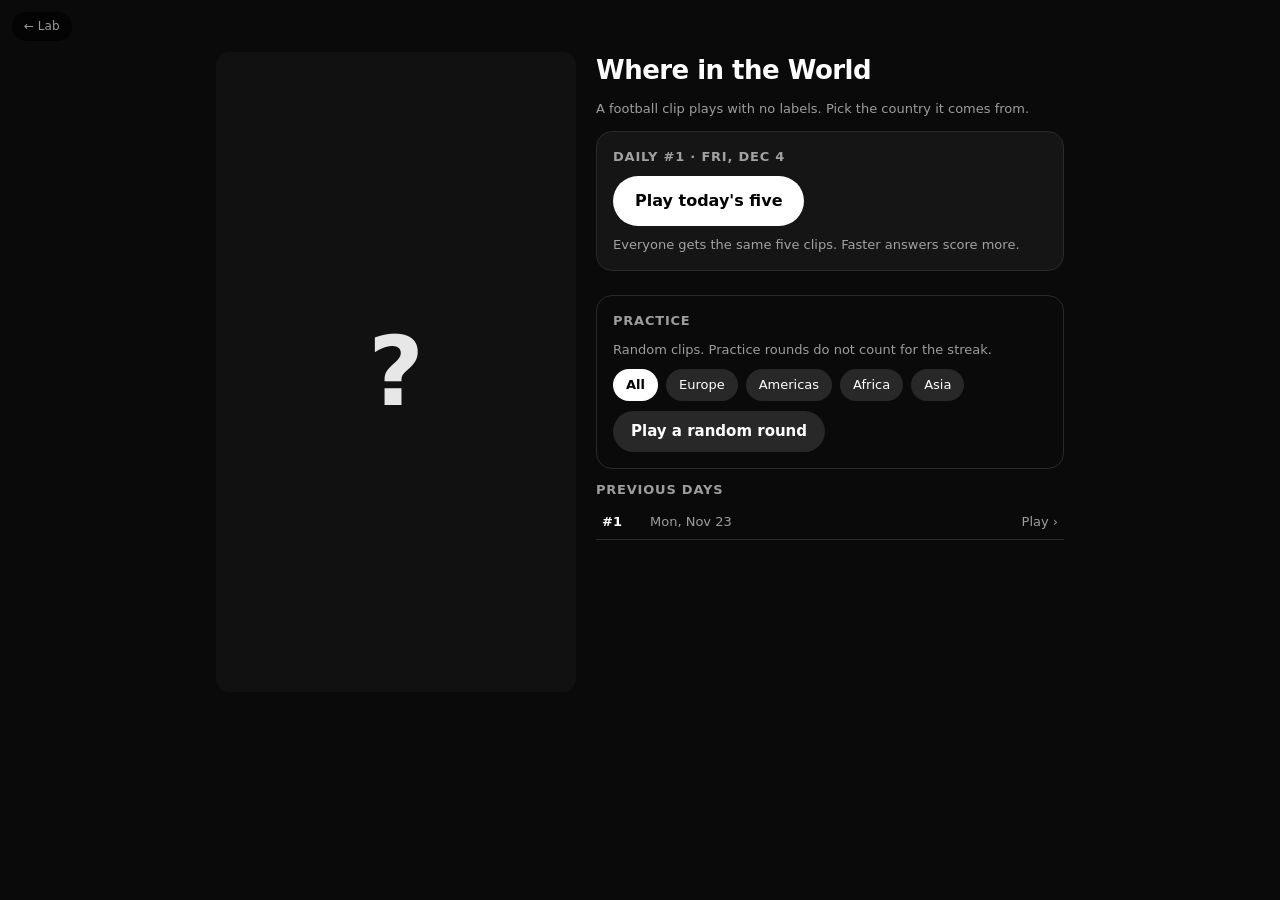
<file: guess.html>
<!doctype html>
<html lang="en">
<head>
<meta charset="utf-8">
<meta name="viewport" content="width=device-width, initial-scale=1, viewport-fit=cover">
<title>Where in the World</title>
<link rel="stylesheet" href="lib.css">
<style>
  body { display: flex; justify-content: center; }
  .wrap { width: 100%; max-width: 880px; padding: 52px 16px 24px; display: grid; gap: 20px;
    grid-template-columns: auto minmax(0, 1fr); align-items: start; }
  body.nostage .wrap { grid-template-columns: minmax(0, 1fr); max-width: 520px; }
  body.nostage .stage { display: none; }
  .stage { height: min(76vh, 640px); }
  .stage .mount { position: absolute; left: 0; width: 100%; top: -12%; height: 124%; }
  .stage .veil { position: absolute; inset: 0; z-index: 2; display: flex; align-items: center; justify-content: center;
    background: #111; color: var(--dim); font-size: 13px; transition: opacity .2s; text-align: center; padding: 16px; }
  .stage .veil.off { opacity: 0; pointer-events: none; }
  .stage .veil.num { font-size: 72px; font-weight: 800; color: var(--fg); font-variant-numeric: tabular-nums; }
  .poster { position: absolute; inset: 0; z-index: 3; overflow: hidden; background: #111; display: none; align-items: center; justify-content: center; }
  body.v-start .poster { display: flex; }
  .poster i { position: absolute; inset: -12%; background: center / cover no-repeat; filter: blur(22px) brightness(.6); }
  .poster b { position: relative; font-size: 96px; font-weight: 800; opacity: .9; }
  .cap { position: absolute; left: 0; right: 0; bottom: 0; z-index: 4; padding: 44px 14px 14px;
    background: linear-gradient(transparent, rgba(0,0,0,.93) 34%); }
  .cap .v { font-weight: 800; font-size: 17px; } .cap .v.g { color: var(--good); } .cap .v.y { color: #f5c542; } .cap .v.r { color: #ff6b66; }
  .cap .d { font-size: 14px; margin-top: 3px; display: flex; align-items: center; gap: 8px; }
  .cap .arrow { display: inline-flex; width: 24px; height: 24px; border-radius: 50%; background: var(--chip); align-items: center;
    justify-content: center; font-weight: 800; flex: none; }
  .cap .t { font-size: 13px; margin-top: 8px; display: -webkit-box; -webkit-line-clamp: 2; -webkit-box-orient: vertical; overflow: hidden; }
  .cap .m { font-size: 12px; color: var(--muted); margin-top: 2px; }

  .side { display: flex; flex-direction: column; gap: 12px; min-width: 0; }
  h1 { font-size: 26px; margin: 0; letter-spacing: -.02em; }
  h2 { font-size: 13px; margin: 0; color: var(--muted); font-weight: 600; text-transform: uppercase; letter-spacing: .06em; }
  .sub { color: var(--muted); font-size: 13px; margin: 0; }
  .top { display: flex; align-items: center; gap: 10px; }
  .top .name { font-weight: 700; flex: 1; min-width: 0; white-space: nowrap; overflow: hidden; text-overflow: ellipsis; }
  .icon { background: var(--chip); border-radius: 999px; width: 34px; height: 34px; font-size: 15px; flex: none; }
  .dots { display: flex; gap: 5px; }
  .dots i { flex: 1; max-width: 40px; height: 6px; border-radius: 3px; background: var(--chip); }
  .dots i.g { background: var(--good); } .dots i.y { background: #f5c542; } .dots i.r { background: var(--accent); } .dots i.cur { background: var(--fg); }
  .pts { font-variant-numeric: tabular-nums; font-weight: 700; }
  .bar { height: 8px; border-radius: 4px; background: var(--chip); overflow: hidden; }
  .bar b { display: block; height: 100%; width: 100%; background: var(--fg); transform-origin: left; }
  .barrow { display: flex; align-items: center; gap: 10px; font-size: 12px; color: var(--muted); }
  .barrow .bar { flex: 1; } .barrow span { width: 44px; text-align: right; font-variant-numeric: tabular-nums; }
  .q { font-size: 14px; font-weight: 600; }
  .opts { display: grid; grid-template-columns: 1fr 1fr; gap: 8px; }
  .opt { background: var(--panel); border: 1px solid var(--line); border-radius: 14px; padding: 12px 12px; text-align: left;
    display: flex; align-items: center; gap: 10px; font-weight: 600; min-height: 60px; position: relative; }
  .opt .f { font-size: 26px; line-height: 1; }
  .opt .k { position: absolute; top: 5px; right: 8px; font-size: 10px; color: var(--dim); font-weight: 500; }
  .opt:not(:disabled):hover { border-color: var(--fg); }
  .opt:not(:disabled):active { transform: scale(.98); }
  .opt:disabled { cursor: default; opacity: .45; }
  .opt.right { opacity: 1; border-color: var(--good); background: rgba(43,213,118,.16); }
  .opt.wrong { opacity: 1; border-color: var(--accent); background: rgba(229,50,45,.16); }
  .opt.near { opacity: 1; border-color: #f5c542; background: rgba(245,197,66,.14); }
  .actions { min-height: 44px; display: flex; gap: 8px; }
  .actions .btn { flex: 1; padding: 12px 18px; }
  .row { display: flex; gap: 8px; flex-wrap: wrap; align-items: center; }
  .ghost { background: var(--chip); border-radius: 999px; padding: 10px 18px; font-weight: 600; }
  .btn.wide { padding: 14px 22px; font-size: 16px; }
  .card { background: var(--panel); border: 1px solid var(--line); border-radius: 16px; padding: 16px; display: flex; flex-direction: column; gap: 10px; }
  .card.quiet { background: none; }
  .big { font-size: 44px; font-weight: 800; letter-spacing: -.02em; line-height: 1; font-variant-numeric: tabular-nums; }
  .squares { font-size: 28px; letter-spacing: 3px; line-height: 1; }
  .mini { display: flex; gap: 3px; } .mini i { width: 14px; height: 14px; border-radius: 3px; background: var(--chip); }
  .mini i.g { background: var(--good); } .mini i.y { background: #f5c542; } .mini i.r { background: var(--accent); }
  .tiles { display: grid; grid-template-columns: repeat(4, 1fr); gap: 8px; }
  .tiles div { background: var(--panel); border: 1px solid var(--line); border-radius: 12px; padding: 10px; }
  .tiles b { display: block; font-size: 20px; font-variant-numeric: tabular-nums; } .tiles span { font-size: 11px; color: var(--muted); }
  .answers { display: grid; gap: 6px; }
  .ans { display: flex; align-items: center; gap: 10px; font-size: 13px; text-decoration: none; background: var(--panel);
    border: 1px solid var(--line); border-radius: 12px; padding: 6px 10px 6px 6px; }
  .ans img { width: 54px; height: 40px; object-fit: cover; border-radius: 8px; flex: none; background: #111; }
  .ans .w { flex: 1; min-width: 0; } .ans .w b { display: block; } .ans .w span { color: var(--muted); font-size: 12px; display: block;
    white-space: nowrap; overflow: hidden; text-overflow: ellipsis; }
  .ans .p { font-variant-numeric: tabular-nums; font-weight: 700; }
  .ans .sq { width: 12px; height: 12px; border-radius: 3px; flex: none; }
  .ans .sq.g { background: var(--good); } .ans .sq.y { background: #f5c542; } .ans .sq.r { background: var(--accent); }
  .days { display: grid; gap: 4px; }
  .day { display: flex; align-items: center; gap: 10px; background: none; border-radius: 10px; padding: 8px 6px; text-align: left; font-size: 13px;
    border-bottom: 1px solid var(--line); border-radius: 0; }
  .day:hover { background: var(--panel); }
  .day .n { font-weight: 700; width: 38px; } .day .dt { color: var(--muted); flex: 1; } .day .go { color: var(--muted); }
  .dist { display: grid; gap: 5px; }
  .dist div { display: flex; align-items: center; gap: 8px; font-size: 12px; font-variant-numeric: tabular-nums; }
  .dist span { width: 10px; color: var(--muted); } .dist i { height: 18px; background: var(--chip); border-radius: 4px; min-width: 4px; }
  .dist i.hi { background: var(--good); } .dist em { font-style: normal; color: var(--muted); }
  .week { display: grid; gap: 6px; }
  .week div { display: flex; align-items: center; gap: 10px; font-size: 12px; color: var(--muted); font-variant-numeric: tabular-nums; }
  .week span { width: 64px; } .week em { font-style: normal; margin-left: auto; }
  [hidden] { display: none !important; }
  @media (hover: none) { .opt .k { display: none; } }
  @media (max-width: 640px) {
    .wrap, body.nostage .wrap { display: flex; flex-direction: column; align-items: center; padding: 48px 12px 14px; gap: 10px; min-height: 100dvh; }
    body.v-play .stage { height: calc(100dvh - 340px); min-height: 220px; }
    body.v-start .stage { height: 26vh; }
    .poster b { font-size: 56px; }
    .side { width: 100%; gap: 9px; }
    body.v-play #play { margin-top: auto; }
    h1 { font-size: 22px; }
    .q { display: none; }
    .opt { min-height: 62px; font-size: 15px; } .opt .f { font-size: 24px; }
    .actions { min-height: 48px; } .actions .btn { padding: 14px 18px; }
    .btn.wide { width: 100%; }
    .cap { padding: 36px 12px 10px; } .cap .t { -webkit-line-clamp: 1; }
    .tiles { grid-template-columns: repeat(2, 1fr); }
  }
</style>
</head>
<body class="v-start">
<a class="back" href="index.html">← Lab</a>
<div class="wrap">
  <div class="frame stage" id="stage">
    <div class="mount" id="mount"></div>
    <div class="veil" id="veil">Loading</div>
    <div class="poster" id="poster"><i id="posterImg"></i><b>?</b></div>
    <div class="cap" id="cap" hidden></div>
  </div>

  <!-- start -->
  <div class="side" id="start">
    <h1>Where in the World</h1>
    <p class="sub">A football clip plays with no labels. Pick the country it comes from.</p>
    <div class="card" id="dailyCard"><p class="sub">Loading today's five.</p></div>
    <div class="row" id="quick"></div>
    <div class="card quiet">
      <h2>Practice</h2>
      <p class="sub">Random clips. Practice rounds do not count for the streak.</p>
      <div class="row" id="regions"></div>
      <div class="row"><button class="ghost" id="random">Play a random round</button></div>
    </div>
    <div id="archiveBox" hidden>
      <h2 style="margin-bottom:6px">Previous days</h2>
      <div class="days" id="archive"></div>
    </div>
  </div>

  <!-- play -->
  <div class="side" id="play" hidden>
    <div class="top">
      <div class="name" id="roundName"></div>
      <div class="pts" id="pts">0</div>
      <button class="icon" id="sound" title="Sound" aria-label="Sound"></button>
      <button class="icon" id="quit" title="Leave the round" aria-label="Leave the round">✕</button>
    </div>
    <div class="dots" id="dots"></div>
    <div class="barrow"><div class="bar"><b id="bar"></b></div><span id="bonus">+100</span></div>
    <div class="q" id="q">Which country?</div>
    <div class="opts" id="opts"></div>
    <div class="actions"><button class="btn" id="next" hidden>Next</button></div>
  </div>

  <!-- end -->
  <div class="side" id="end" hidden>
    <h2 id="endTitle"></h2>
    <div class="big" id="endScore"></div>
    <p class="sub" id="endLine"></p>
    <div class="squares" id="squares"></div>
    <div class="row">
      <button class="btn" id="copy">Copy result</button>
      <button class="ghost" id="again" hidden>Play another</button>
      <button class="ghost" id="toStats">Stats</button>
      <button class="ghost" id="home">Home</button>
    </div>
    <p class="sub" id="endNote"></p>
    <div class="answers" id="answers"></div>
  </div>

  <!-- stats -->
  <div class="side" id="stats" hidden>
    <h1>Stats</h1>
    <div class="tiles" id="tiles"></div>
    <h2>Correct per game</h2>
    <div class="dist" id="dist"></div>
    <h2>Last 7 days</h2>
    <div class="week" id="week"></div>
    <div class="row"><button class="ghost" id="statsBack">Back</button></div>
  </div>
</div>

<script src="lib.js"></script>
<script>
(async function () {
  const $ = id => document.getElementById(id);
  const ROUND = 5, DRAIN_MS = 12000, BASE = 100, BONUS = 100, CLOSE_KM = 1500, CLOSE_PTS = 50, LEAGUE_PTS = 50;
  const KEY = 'reel.guess.v2', EPOCH = '2026-11-23';
  const SQ = { g: '🟩', y: '🟨', r: '🟥' };
  const esc = Reel.esc;

  // ---- storage: { sound, region, days: { 'YYYY-MM-DD': { number, points, results, done, live, local } } } ----
  function readStore() { try { const s = JSON.parse(localStorage.getItem(KEY)) || {}; s.days = s.days || {}; return s; } catch (e) { return { days: {} }; } }
  function writeStore(s) { try { localStorage.setItem(KEY, JSON.stringify(s)); } catch (e) {} }
  function patchStore(fn) { const s = readStore(); fn(s); writeStore(s); return s; }

  // ---- dates ----
  function dayKey(d) { d = d || new Date(); return d.getFullYear() + '-' + String(d.getMonth() + 1).padStart(2, '0') + '-' + String(d.getDate()).padStart(2, '0'); }
  function parseDay(k) { const p = k.split('-').map(Number); return new Date(p[0], p[1] - 1, p[2]); }
  function addDays(k, n) { const d = parseDay(k); d.setDate(d.getDate() + n); return dayKey(d); }
  function dayNumber(k) { return Math.round((parseDay(k) - parseDay(EPOCH)) / 864e5) + 1; }
  function niceDay(k) { return parseDay(k).toLocaleDateString(undefined, { weekday: 'short', day: 'numeric', month: 'short' }); }
  function untilMidnight() {
    const n = new Date(), m = new Date(n.getFullYear(), n.getMonth(), n.getDate() + 1);
    let s = Math.max(0, Math.floor((m - n) / 1000));
    const h = Math.floor(s / 3600); s -= h * 3600; const mi = Math.floor(s / 60); s -= mi * 60;
    return [h, mi, s].map(x => String(x).padStart(2, '0')).join(':');
  }

  // ---- seeded random ----
  function hash(str) { let h = 2166136261; for (let i = 0; i < str.length; i++) { h ^= str.charCodeAt(i); h = Math.imul(h, 16777619); } return h >>> 0; }
  function mulberry(a) { return function () { a |= 0; a = a + 0x6D2B79F5 | 0; let t = Math.imul(a ^ a >>> 15, 1 | a);
    t = t + Math.imul(t ^ t >>> 7, 61 | t) ^ t; return ((t ^ t >>> 14) >>> 0) / 4294967296; }; }
  function shuffle(arr, rng) { const a = arr.slice(); for (let i = a.length - 1; i > 0; i--) { const j = Math.floor(rng() * (i + 1)); [a[i], a[j]] = [a[j], a[i]]; } return a; }

  // ---- geography ----
  const rad = x => x * Math.PI / 180;
  function geoBetween(from, to) { // km and compass bearing from one catalog country to another
    const a = Reel.GEO[from], b = Reel.GEO[to];
    if (!a || !b) return null;
    const p1 = rad(a[0]), p2 = rad(b[0]), dl = rad(b[1] - a[1]);
    const h = Math.sin((p2 - p1) / 2) ** 2 + Math.cos(p1) * Math.cos(p2) * Math.sin(dl / 2) ** 2;
    const km = 2 * 6371 * Math.asin(Math.sqrt(h));
    const y = Math.sin(dl) * Math.cos(p2), x = Math.cos(p1) * Math.sin(p2) - Math.sin(p1) * Math.cos(p2) * Math.cos(dl);
    return { km: Math.round(km), bearing: (Math.atan2(y, x) * 180 / Math.PI + 360) % 360 };
  }
  const COMPASS = ['north', 'north-east', 'east', 'south-east', 'south', 'south-west', 'west', 'north-west'];
  const compass = deg => COMPASS[Math.round(deg / 45) % 8];
  const fmtKm = km => km.toLocaleString('en-GB') + ' km';

  // ---- feed data (used for practice, spares, the local fallback and league options) ----
  const REGIONS = { Europe: ['Europe', 'UK & Ireland'], Americas: ['N & C America', 'South America'], Africa: ['Africa'], Asia: ['Asia & Oceania', 'Middle East'] };
  const regionOfGroup = {}; Object.keys(REGIONS).forEach(r => REGIONS[r].forEach(g => regionOfGroup[g] = r));
  let all = [];
  try { all = await Reel.load({ actionOnly: false }); } catch (e) { all = []; }
  const countryRegion = {};
  all.forEach(v => { const r = regionOfGroup[v.group]; if (r && Reel.GEO[v.country] && !countryRegion[v.country]) countryRegion[v.country] = r; });
  let pool = all.filter(v => v.action && v.id && Reel.GEO[v.country]);
  if (new Set(pool.map(v => v.country)).size < 8) pool = all.filter(v => v.id && Reel.GEO[v.country]);
  pool.sort((a, b) => a.id < b.id ? -1 : a.id > b.id ? 1 : 0); // stable order, so the seed decides
  const byCountry = {};
  pool.forEach(v => (byCountry[v.country] = byCountry[v.country] || []).push(v));
  const optionCountries = Object.keys(Reel.GEO).filter(c => countryRegion[c] || byCountry[c]).sort();
  const regionOf = c => countryRegion[c] || '';

  // Leagues: where each one is mostly seen, so wrong options come from the same country or region
  const normLeague = s => { const k = String(s).toLowerCase().replace(/[^a-z0-9]/g, ''); return k === 'majorleaguesoccer' ? 'mls' : k; };
  const leagues = {};
  all.forEach(v => {
    const lg = v.ctx && v.ctx.league, r = regionOfGroup[v.group];
    if (!lg || !r || /vole?i|volley|basket/i.test(lg)) return;
    const L = leagues[normLeague(lg)] = leagues[normLeague(lg)] || { names: {}, regions: {}, countries: {}, n: 0 };
    L.n++; L.names[lg] = (L.names[lg] || 0) + 1; L.regions[r] = (L.regions[r] || 0) + 1; L.countries[v.country] = (L.countries[v.country] || 0) + 1;
  });
  const top = o => Object.keys(o).sort((a, b) => o[b] - o[a])[0];
  Object.keys(leagues).forEach(k => { const L = leagues[k]; L.key = k; L.name = top(L.names); L.region = top(L.regions); L.country = top(L.countries); });

  function leagueQuestion(entry) {
    const lg = entry.item.league;
    if (!lg) return null;
    const key = normLeague(lg), region = regionOf(entry.item.country) || regionOfGroup[entry.item.group];
    if (!region) return null;
    const rng = mulberry(hash('lg-' + entry.item.id));
    const others = Object.values(leagues).filter(L => L.key !== key && L.n >= 2 && L.region === region);
    const same = shuffle(others.filter(L => L.country === entry.item.country), rng);
    const rest = shuffle(others.filter(L => L.country !== entry.item.country), rng);
    const wrong = same.concat(rest).slice(0, 3).map(L => L.name);
    if (wrong.length < 3) return null;
    return { answer: lg, options: shuffle([lg].concat(wrong), rng) };
  }

  const slim = v => ({ id: v.id, title: v.title, channel: v.channel, country: v.country, group: v.group, league: (v.ctx && v.ctx.league) || '' });
  // One clip per country where possible, in seeded order. Used for practice, the local fallback and spares.
  function buildQueue(rng, region, skip, want) {
    skip = skip || {};
    let cs = Object.keys(byCountry).sort().filter(c => !skip[c] && (!region || regionOf(c) === region));
    if (!cs.length) return [];
    const used = {}, out = [];
    let order = shuffle(cs, rng), guard = 0;
    while (out.length < (want || 12) && guard++ < 60) {
      if (!order.length) order = shuffle(cs, rng);
      const c = order.shift(), list = byCountry[c].filter(v => !used[v.id]);
      if (!list.length) continue;
      const item = list[Math.floor(rng() * list.length)]; used[item.id] = 1;
      const same = shuffle(optionCountries.filter(x => x !== c && regionOf(x) === regionOf(c)), rng);
      const rest = shuffle(optionCountries.filter(x => x !== c && regionOf(x) !== regionOf(c)), rng);
      out.push({ item: slim(item), options: shuffle([c].concat(same.concat(rest).slice(0, 3)), rng) });
    }
    return out;
  }

  // ---- the daily five ----
  const dailyCache = {};
  function spares(date, five) {
    const skip = {}; five.forEach(e => skip[e.item.country] = 1);
    return buildQueue(mulberry(hash('spare-' + date)), '', skip, 6);
  }
  function localDaily(date) {
    const q = buildQueue(mulberry(hash('witw-' + date)), '', null, ROUND + 6);
    if (q.length < ROUND) return null;
    return { date, number: dayNumber(date), local: true, queue: q };
  }
  function loadDaily(date, allowLocal) {
    if (dailyCache[date]) return dailyCache[date];
    const p = (async () => {
      try {
        const r = await fetch('daily.json?date=' + date);
        if (!r.ok) throw new Error('daily ' + r.status);
        const d = await r.json();
        const clips = (d.clips || []).filter(c => c && c.id && c.country && Array.isArray(c.options) && c.options.indexOf(c.country) >= 0);
        if (clips.length < ROUND) throw new Error('daily short');
        const five = clips.slice(0, ROUND).map(c => ({
          item: { id: c.id, title: c.title || '', channel: c.channel || '', country: c.country, group: c.group || '', league: c.league || '' },
          options: c.options.slice() }));
        return { date, number: d.number || dayNumber(date), local: false, queue: five.concat(spares(date, five)) };
      } catch (e) { return allowLocal ? localDaily(date) : null; }
    })();
    dailyCache[date] = p;
    p.then(v => { if (!v) delete dailyCache[date]; });
    return p;
  }
  async function loadArchive() {
    try { const r = await fetch('daily-archive.json'); if (!r.ok) throw 0; const a = await r.json();
      return (Array.isArray(a) ? a : []).filter(d => /^\d{4}-\d\d-\d\d$/.test(d) && d < dayKey()).sort().reverse().slice(0, 14);
    } catch (e) { return []; }
  }

  // ---- stats ----
  function computeStats() {
    const days = readStore().days, done = Object.keys(days).filter(k => days[k] && days[k].done).sort();
    const isLive = k => days[k] && days[k].done && days[k].live;
    let best = 0, run = 0, prev = null;
    done.filter(isLive).forEach(k => { run = prev && addDays(prev, 1) === k ? run + 1 : 1; best = Math.max(best, run); prev = k; });
    let cur = 0, k = dayKey();
    if (!isLive(k)) k = addDays(k, -1);
    while (isLive(k)) { cur++; k = addDays(k, -1); }
    const dist = [0, 0, 0, 0, 0, 0]; let total = 0;
    done.forEach(d => { dist[Math.min(5, days[d].results.filter(r => r.s === 'g').length)]++; total += days[d].points || 0; });
    return { played: done.length, avg: done.length ? Math.round(total / done.length) : 0, cur, best, dist, days };
  }
  const miniSquares = results => { let h = ''; for (let i = 0; i < ROUND; i++) h += '<i class="' + (results && results[i] ? results[i].s : '') + '"></i>'; return '<span class="mini">' + h + '</span>'; };
  const squaresOf = results => results.map(r => SQ[r.s] || SQ.r).join('');
  const correctOf = results => results.filter(r => r.s === 'g').length;

  // ---- views ----
  let view = 'start', statsFrom = 'start';
  function show(v) {
    view = v;
    ['start', 'play', 'end', 'stats'].forEach(id => $(id).hidden = id !== v);
    document.body.className = 'v-' + v + (v === 'end' || v === 'stats' ? ' nostage' : '');
    window.scrollTo(0, 0);
  }

  // ---- round state ----
  let round = null, cur = null, yt = null, token = 0, raf = 0, clockStart = 0, answered = false, watchdog = 0, cdTimer = 0, phase = '', leagueQ = null;
  let region = '', todayDaily = null, archiveDates = [];
  try { region = readStore().region || ''; } catch (e) {}
  const soundOn = () => readStore().sound !== false;

  function killPlayer() {
    token++;
    cancelAnimationFrame(raf); clearTimeout(watchdog); clearTimeout(cdTimer);
    if (yt) { try { yt.destroy(); } catch (e) {} yt = null; }
    $('mount').innerHTML = '';
  }
  function veil(text, num) { const v = $('veil'); v.textContent = text; v.classList.toggle('num', !!num); v.classList.remove('off'); }
  function applySound(p) { p = p || yt; if (!p) return; try { if (soundOn()) { p.unMute(); p.setVolume(100); } else p.mute(); } catch (e) {} }
  function drawSound() { $('sound').textContent = soundOn() ? '🔊' : '🔇'; $('sound').title = soundOn() ? 'Sound is on' : 'Sound is off'; }

  function startRound(mode, daily, resume) {
    const s = readStore();
    if (mode === 'practice') {
      const q = buildQueue(mulberry((Math.random() * 2 ** 32) >>> 0), region, null, ROUND + 6);
      if (q.length < 2) return;
      round = { mode, name: 'Practice' + (region ? ' · ' + region : ''), queue: q, qi: 0, results: [], points: 0 };
    } else {
      round = { mode, date: daily.date, number: daily.number, local: daily.local, name: 'Daily #' + daily.number + (mode === 'archive' ? ' · ' + niceDay(daily.date) : ''),
        queue: daily.queue.slice(), qi: 0, results: [], points: 0 };
      const saved = s.days[daily.date];
      if (resume && saved && !saved.done && saved.results && saved.results.length) {
        round.results = saved.results.slice(); round.points = saved.points || 0; round.qi = round.results.length;
      }
    }
    $('roundName').textContent = round.name;
    drawSound(); show('play'); showClip();
  }

  function saveProgress(done) {
    if (!round || round.mode === 'practice') return;
    patchStore(s => {
      const old = s.days[round.date];
      if (old && old.done) return; // a finished day is never overwritten
      s.days[round.date] = { number: round.number, points: round.points, results: round.results, done: !!done,
        live: round.mode === 'daily' && round.date === dayKey(), local: !!round.local };
    });
  }

  function drawTop() {
    $('pts').textContent = round.points + ' pts';
    let h = '';
    for (let i = 0; i < ROUND; i++) { const r = round.results[i]; h += '<i class="' + (r ? r.s : (i === round.results.length ? 'cur' : '')) + '"></i>'; }
    $('dots').innerHTML = h;
  }
  function bonusNow() { return clockStart ? Math.max(0, Math.round(BONUS * (1 - (performance.now() - clockStart) / DRAIN_MS))) : BONUS; }
  function tick() {
    const b = bonusNow();
    $('bar').style.transform = 'scaleX(' + (b / BONUS) + ')'; $('bonus').textContent = '+' + b;
    if (!answered && b > 0) raf = requestAnimationFrame(tick);
  }
  function startClock() {
    if (clockStart || answered || phase !== 'go') return;
    clockStart = performance.now();
    $('veil').classList.add('off');
    $('opts').querySelectorAll('button').forEach(b => b.disabled = false);
    tick();
  }
  function optButtons(list, withFlag) {
    return list.map((c, i) => '<button class="opt" disabled data-c="' + esc(c) + '">' + (withFlag ? '<span class="f">' + Reel.flag(c) + '</span>' : '') +
      '<span>' + esc(c) + '</span><span class="k">' + (i + 1) + '</span></button>').join('');
  }

  function showClip() {
    killPlayer();
    if (round.results.length >= ROUND || round.qi >= round.queue.length) { finish(); return; }
    cur = round.queue[round.qi];
    answered = false; clockStart = 0; phase = 'loading'; leagueQ = null;
    drawTop(); veil('Loading clip');
    $('bar').style.transform = 'scaleX(1)'; $('bonus').textContent = '+' + BONUS;
    $('cap').hidden = true; $('next').hidden = true; $('q').textContent = 'Which country?';
    $('opts').innerHTML = optButtons(cur.options, true);
    const my = token;
    const fail = () => { // a clip that will not play is swapped for a spare and not counted
      if (my !== token || answered || clockStart) return;
      round.queue.splice(round.qi, 1); showClip();
    };
    Reel.player($('mount'), cur.item.id, {
      loop: true, muted: true,
      onPlaying: p => {
        if (my !== token) return;
        clearTimeout(watchdog);
        if (phase === 'loading') { phase = 'count'; try { p.pauseVideo(); p.seekTo(0, true); } catch (e) {} countdown(my, p); }
        else if (phase === 'go') startClock();
      },
      onError: fail,
    }).then(p => { if (my !== token) { try { p.destroy(); } catch (e) {} } else yt = p; });
    watchdog = setTimeout(() => { if (my === token && phase === 'loading') fail(); }, 12000);
  }
  // 3-2-1 with the clip held at its first frame, so the timer starts when the picture does
  function countdown(my, p) {
    let n = 3;
    const step = () => {
      if (my !== token) return;
      if (n === 0) {
        phase = 'go'; applySound(p);
        try { p.playVideo(); } catch (e) {}
        cdTimer = setTimeout(() => { // sound can be refused by the browser: fall back to muted and start anyway
          if (my !== token) return;
          try { if (p.getPlayerState() !== 1) { p.mute(); p.playVideo(); } } catch (e) {}
          startClock();
        }, 1200);
        return;
      }
      veil(String(n), true); n--; cdTimer = setTimeout(step, 600);
    };
    step();
  }

  function caption(r, full) {
    const it = cur.item; let h = '';
    if (r.s === 'g') h += '<div class="v g">Correct. +' + r.base + ' points.</div>';
    else {
      h += '<div class="v ' + r.s + '">' + (r.s === 'y' ? 'Close. +' + r.gained + ' points. ' : 'Wrong. ') + 'It is ' + esc(it.country) + ' ' + Reel.flag(it.country) + '.</div>';
      if (r.km != null) h += '<div class="d"><span class="arrow" style="transform:rotate(' + Math.round(r.bearing) + 'deg)">↑</span>' +
        '<span>' + esc(r.guess) + ' is ' + fmtKm(r.km) + ' away. Head ' + compass(r.bearing) + '.</span></div>';
    }
    if (r.lg === 'ok') h += '<div class="d">League correct. +' + LEAGUE_PTS + ' points.</div>';
    else if (r.lg === 'no') h += '<div class="d">The league is ' + esc(it.league) + '.</div>';
    if (full) h += '<div class="t">' + esc(it.title) + '</div><div class="m">' + esc(it.channel) + (it.league ? ' · ' + esc(it.league) : '') + '</div>';
    $('cap').innerHTML = h; $('cap').hidden = false;
  }
  function readyNext() {
    phase = 'done';
    $('next').textContent = round.results.length >= ROUND ? 'See result' : 'Next clip';
    $('next').hidden = false;
    saveProgress(false); drawTop();
  }

  function guess(country) {
    if (answered || !clockStart || phase !== 'go') return;
    answered = true; cancelAnimationFrame(raf);
    const ans = cur.item.country, ok = country === ans, geo = ok ? null : geoBetween(country, ans);
    const close = !ok && geo && geo.km <= CLOSE_KM;
    const gained = ok ? BASE + bonusNow() : close ? CLOSE_PTS : 0;
    const r = { s: ok ? 'g' : close ? 'y' : 'r', country: ans, guess: country, gained, base: gained, id: cur.item.id, title: cur.item.title };
    if (geo) { r.km = geo.km; r.bearing = Math.round(geo.bearing); }
    round.points += gained; round.results.push(r);
    $('opts').querySelectorAll('button').forEach(b => {
      b.disabled = true;
      if (b.dataset.c === ans) b.classList.add('right');
      else if (b.dataset.c === country) b.classList.add(close ? 'near' : 'wrong');
    });
    leagueQ = ok ? leagueQuestion(cur) : null;
    if (leagueQ) {
      caption(r, false); drawTop(); saveProgress(false);
      phase = 'hold';
      cdTimer = setTimeout(askLeague, 700);
    } else { caption(r, true); readyNext(); }
  }
  function askLeague() {
    if (phase !== 'hold') return;
    phase = 'league';
    $('q').textContent = 'Bonus. Which league?';
    $('opts').innerHTML = optButtons(leagueQ.options, false);
    $('opts').querySelectorAll('button').forEach(b => b.disabled = false);
    $('bonus').textContent = '+' + LEAGUE_PTS; $('bar').style.transform = 'scaleX(1)';
    $('next').textContent = 'Skip bonus'; $('next').hidden = false;
  }
  function guessLeague(name) {
    if (phase !== 'league') return;
    const r = round.results[round.results.length - 1];
    if (name == null) r.lg = 'skip';
    else {
      r.lg = name === leagueQ.answer ? 'ok' : 'no';
      if (r.lg === 'ok') { r.gained += LEAGUE_PTS; round.points += LEAGUE_PTS; }
      $('opts').querySelectorAll('button').forEach(b => {
        if (b.dataset.c === leagueQ.answer) b.classList.add('right'); else if (b.dataset.c === name) b.classList.add('wrong');
      });
    }
    $('opts').querySelectorAll('button').forEach(b => b.disabled = true);
    caption(r, true); readyNext();
  }
  function onNext() {
    if (phase === 'hold') { clearTimeout(cdTimer); phase = 'league'; guessLeague(null); return; }
    if (phase === 'league') { guessLeague(null); return; }
    if (phase !== 'done') return;
    if (round.results.length >= ROUND) finish(); else { round.qi++; showClip(); }
  }

  function finish() {
    killPlayer();
    const res = { mode: round.mode, date: round.date, number: round.number, points: round.points, results: round.results, name: round.name };
    if (round.mode !== 'practice' && round.results.length) saveProgress(true);
    showEnd(res);
  }
  function quit() { killPlayer(); round = null; renderStart(); show('start'); }

  // ---- end screen ----
  let shareText = '', endRes = null;
  function shareOf(res) {
    const head = res.mode === 'practice' ? 'Where in the World (practice)' : 'Where in the World #' + res.number;
    return head + ' — ' + correctOf(res.results) + '/' + res.results.length + ' · ' + res.points + ' pts\n' + squaresOf(res.results) + '\n' + location.origin + location.pathname;
  }
  function showEnd(res) {
    endRes = res; show('end');
    const n = res.results.length, correct = correctOf(res.results), close = res.results.filter(r => r.s === 'y').length;
    $('endTitle').textContent = res.mode === 'practice' ? res.name : 'Daily #' + res.number + ' · ' + niceDay(res.date);
    $('endScore').textContent = res.points + ' pts';
    $('endLine').textContent = n ? correct + ' of ' + n + ' correct.' + (close ? ' ' + close + ' close.' : '') : 'No clips could be played.';
    $('squares').textContent = squaresOf(res.results);
    $('answers').innerHTML = res.results.map(r =>
      '<a class="ans" target="_blank" rel="noopener" href="https://www.youtube.com/shorts/' + esc(r.id) + '">' +
      '<img loading="lazy" alt="" src="' + Reel.thumb(esc(r.id)) + '"><span class="w"><b>' + Reel.flag(r.country) + ' ' + esc(r.country) + '</b>' +
      '<span>' + (r.s === 'g' ? (r.lg === 'ok' ? 'League correct too' : esc(r.title || '')) : 'You said ' + esc(r.guess) + (r.km != null ? ' · ' + fmtKm(r.km) + ' off' : '')) + '</span></span>' +
      '<span class="p">+' + r.gained + '</span><i class="sq ' + r.s + '"></i></a>').join('');
    shareText = shareOf(res);
    $('copy').textContent = 'Copy result'; $('copy').disabled = !n;
    $('again').hidden = res.mode !== 'practice';
    $('toStats').hidden = res.mode === 'practice';
    const today = res.mode === 'daily' || res.date === dayKey();
    $('endNote').innerHTML = res.mode === 'practice' ? 'Practice rounds do not count for the streak.'
      : today ? 'The next five arrives in <span class="cd">' + untilMidnight() + '</span>.' : 'Archive days do not count for the streak.';
  }
  async function copy(text, btn, label) {
    let done = false;
    try { await navigator.clipboard.writeText(text); done = true; } catch (e) {
      try { const t = document.createElement('textarea'); t.value = text; t.style.position = 'fixed'; t.style.opacity = '0';
        document.body.appendChild(t); t.select(); done = document.execCommand('copy'); t.remove(); } catch (e2) {}
    }
    btn.textContent = done ? 'Copied ✓' : 'Copy failed';
    clearTimeout(btn._t); btn._t = setTimeout(() => { btn.textContent = label; }, 2000);
  }

  // ---- start screen ----
  function renderStart() {
    const s = readStore(), today = dayKey(), rec = s.days[today], st = computeStats();
    let h;
    if (!todayDaily) h = '<p class="sub">There are not enough clips to play today.</p>';
    else if (rec && rec.done) {
      h = '<h2>Daily #' + rec.number + ' · done</h2><div class="big">' + rec.points + ' pts</div>' +
        '<div class="squares">' + squaresOf(rec.results) + '</div>' +
        '<p class="sub">' + correctOf(rec.results) + ' of ' + rec.results.length + ' correct. The next five arrives in <span class="cd">' + untilMidnight() + '</span>.</p>' +
        '<div class="row"><button class="btn" data-act="result">See result</button><button class="ghost" data-act="share">Copy result</button></div>';
    } else {
      const part = rec && rec.results && rec.results.length;
      h = '<h2>Daily #' + todayDaily.number + ' · ' + niceDay(today) + '</h2>' +
        '<div class="row"><button class="btn wide" data-act="play">' + (part ? "Resume today's five" : "Play today's five") + '</button></div>' +
        '<p class="sub">' + (part ? rec.results.length + ' of ' + ROUND + ' played. ' : '') +
        (todayDaily.local ? 'The shared daily did not load. This five is picked on your device.' : 'Everyone gets the same five clips. Faster answers score more.') + '</p>';
    }
    $('dailyCard').innerHTML = h;
    $('quick').innerHTML = st.played ? '<span class="pill">Streak ' + st.cur + '</span><span class="pill">Played ' + st.played + '</span>' +
      '<span class="pill">Average ' + st.avg + '</span><button class="ghost" data-act="stats" style="padding:7px 14px;font-size:13px">Stats</button>' : '';
    $('regions').innerHTML = ['', 'Europe', 'Americas', 'Africa', 'Asia'].map(r =>
      '<button class="pill' + (r === region ? ' on' : '') + '" data-r="' + r + '">' + (r || 'All') + '</button>').join('');
    $('random').disabled = !pool.length;
    $('archiveBox').hidden = !archiveDates.length;
    $('archive').innerHTML = archiveDates.map(d => { const r = s.days[d];
      return '<button class="day" data-d="' + d + '"><span class="n">#' + dayNumber(d) + '</span><span class="dt">' + niceDay(d) + '</span>' +
        (r && r.done ? miniSquares(r.results) + '<span class="go">' + r.points + '</span>' : '<span class="go">' + (r && r.results && r.results.length ? 'Resume' : 'Play') + ' ›</span>') + '</button>'; }).join('');
    const first = todayDaily && todayDaily.queue[0];
    $('posterImg').style.backgroundImage = first ? 'url(' + Reel.tall(first.item.id) + '), url(' + Reel.thumb(first.item.id) + ')' : '';
    veil('');
  }
  function resOf(date) { const r = readStore().days[date]; return { mode: date === dayKey() && r.live ? 'daily' : 'archive', date, number: r.number, points: r.points, results: r.results }; }

  // ---- stats screen ----
  function showStats(from) {
    statsFrom = from; show('stats');
    const st = computeStats(), max = Math.max(1, ...st.dist);
    $('tiles').innerHTML = [['Played', st.played], ['Average score', st.avg], ['Current streak', st.cur], ['Best streak', st.best]]
      .map(t => '<div><b>' + t[1] + '</b><span>' + t[0] + '</span></div>').join('');
    const todayRec = st.days[dayKey()], mine = todayRec && todayRec.done ? correctOf(todayRec.results) : -1;
    $('dist').innerHTML = st.dist.map((n, i) => '<div><span>' + i + '</span><i class="' + (i === mine ? 'hi' : '') + '" style="width:' + Math.round(n / max * 78) + '%"></i><em>' + n + '</em></div>').join('');
    let w = '';
    for (let i = 6; i >= 0; i--) { const d = addDays(dayKey(), -i), r = st.days[d], ok = r && r.done;
      w += '<div><span>' + (i === 0 ? 'Today' : niceDay(d).split(',')[0].split(' ').slice(0, 2).join(' ')) + '</span>' + miniSquares(ok ? r.results : null) + '<em>' + (ok ? r.points + ' pts' : '') + '</em></div>'; }
    $('week').innerHTML = w;
  }

  // ---- events ----
  $('opts').addEventListener('click', e => { const b = e.target.closest('button'); if (!b || b.disabled) return; if (phase === 'league') guessLeague(b.dataset.c); else guess(b.dataset.c); });
  $('next').addEventListener('click', onNext);
  $('quit').addEventListener('click', quit);
  $('sound').addEventListener('click', () => { patchStore(s => { s.sound = s.sound === false; }); drawSound(); if (phase !== 'loading' && phase !== 'count') applySound(); });
  $('dailyCard').addEventListener('click', e => {
    const b = e.target.closest('[data-act]'); if (!b) return;
    if (b.dataset.act === 'play' && todayDaily) startRound('daily', todayDaily, true);
    else if (b.dataset.act === 'result') showEnd(resOf(dayKey()));
    else if (b.dataset.act === 'share') copy(shareOf(resOf(dayKey())), b, 'Copy result');
  });
  $('quick').addEventListener('click', e => { if (e.target.closest('[data-act="stats"]')) showStats('start'); });
  $('regions').addEventListener('click', e => { const b = e.target.closest('[data-r]'); if (!b) return; region = b.dataset.r; patchStore(s => { s.region = region; }); renderStart(); });
  $('random').addEventListener('click', () => startRound('practice'));
  $('again').addEventListener('click', () => startRound('practice'));
  $('archive').addEventListener('click', async e => {
    const b = e.target.closest('[data-d]'); if (!b) return;
    const d = b.dataset.d, rec = readStore().days[d];
    if (rec && rec.done) { showEnd(resOf(d)); return; }
    b.querySelector('.go').textContent = 'Loading';
    const daily = await loadDaily(d, false);
    if (!daily) { b.querySelector('.go').textContent = 'Did not load'; return; }
    startRound('archive', daily, true);
  });
  $('copy').addEventListener('click', () => copy(shareText, $('copy'), 'Copy result'));
  $('home').addEventListener('click', () => { renderStart(); show('start'); });
  $('toStats').addEventListener('click', () => showStats('end'));
  $('statsBack').addEventListener('click', () => { if (statsFrom === 'end' && endRes) show('end'); else { renderStart(); show('start'); } });
  document.addEventListener('keydown', e => {
    if (e.metaKey || e.ctrlKey || e.altKey) return;
    if (view === 'play') {
      if (e.key >= '1' && e.key <= '4') { const b = $('opts').querySelectorAll('button')[+e.key - 1]; if (b && !b.disabled) b.click(); }
      else if ((e.key === 'Enter' || e.key === ' ') && !$('next').hidden) { e.preventDefault(); onNext(); }
      else if (e.key === 'Escape') quit();
    } else if (view === 'start' && e.key === 'Enter' && !(e.target && e.target.closest && e.target.closest('button'))) {
      const b = $('dailyCard').querySelector('.btn'); if (b) b.click();
    }
  });
  setInterval(() => { const t = untilMidnight(); document.querySelectorAll('.cd').forEach(el => el.textContent = t); }, 1000);

  // ---- start ----
  let shownDay = dayKey();
  async function boot() {
    shownDay = dayKey();
    [todayDaily, archiveDates] = await Promise.all([loadDaily(shownDay, true), loadArchive()]);
    if (view === 'start') renderStart();
  }
  setInterval(() => { if (dayKey() !== shownDay && view !== 'play') boot(); }, 30000); // a new day arrived while the page was open
  await boot();
})();
</script>
</body>
</html>
</file>
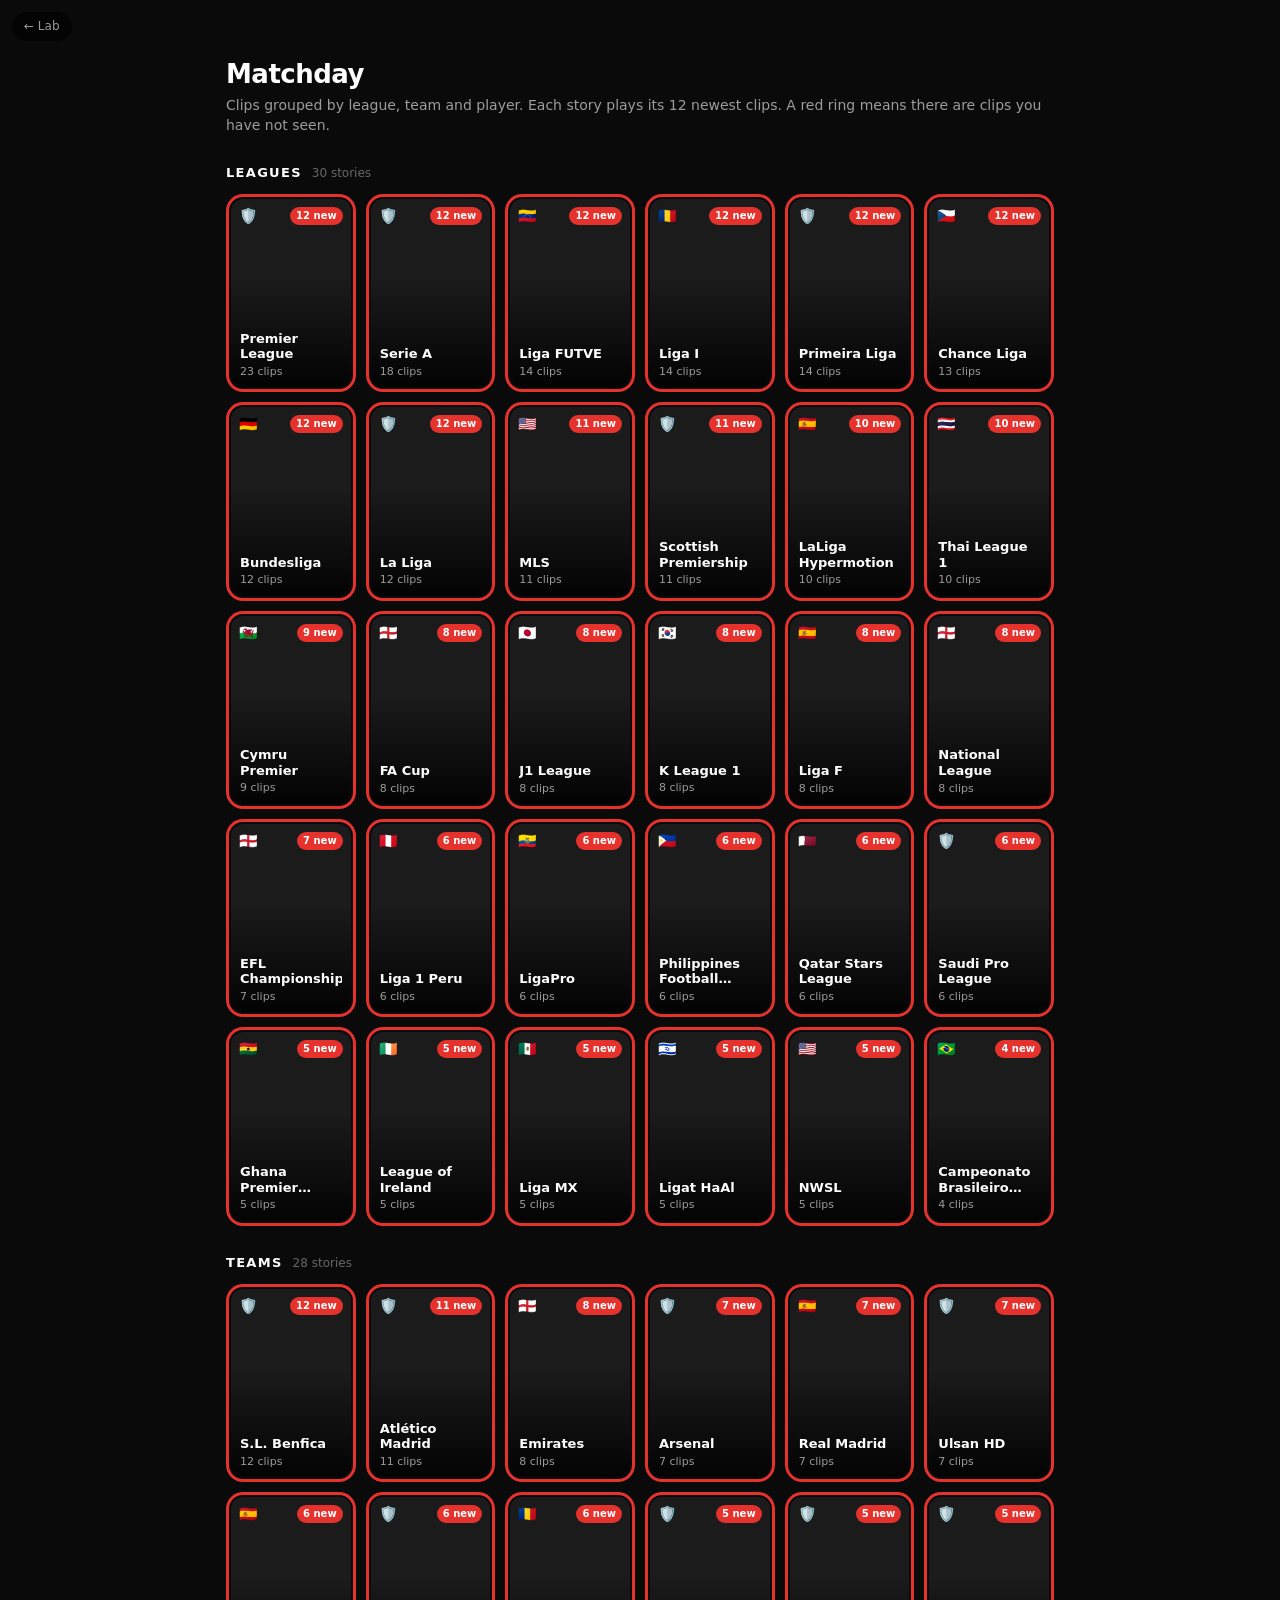
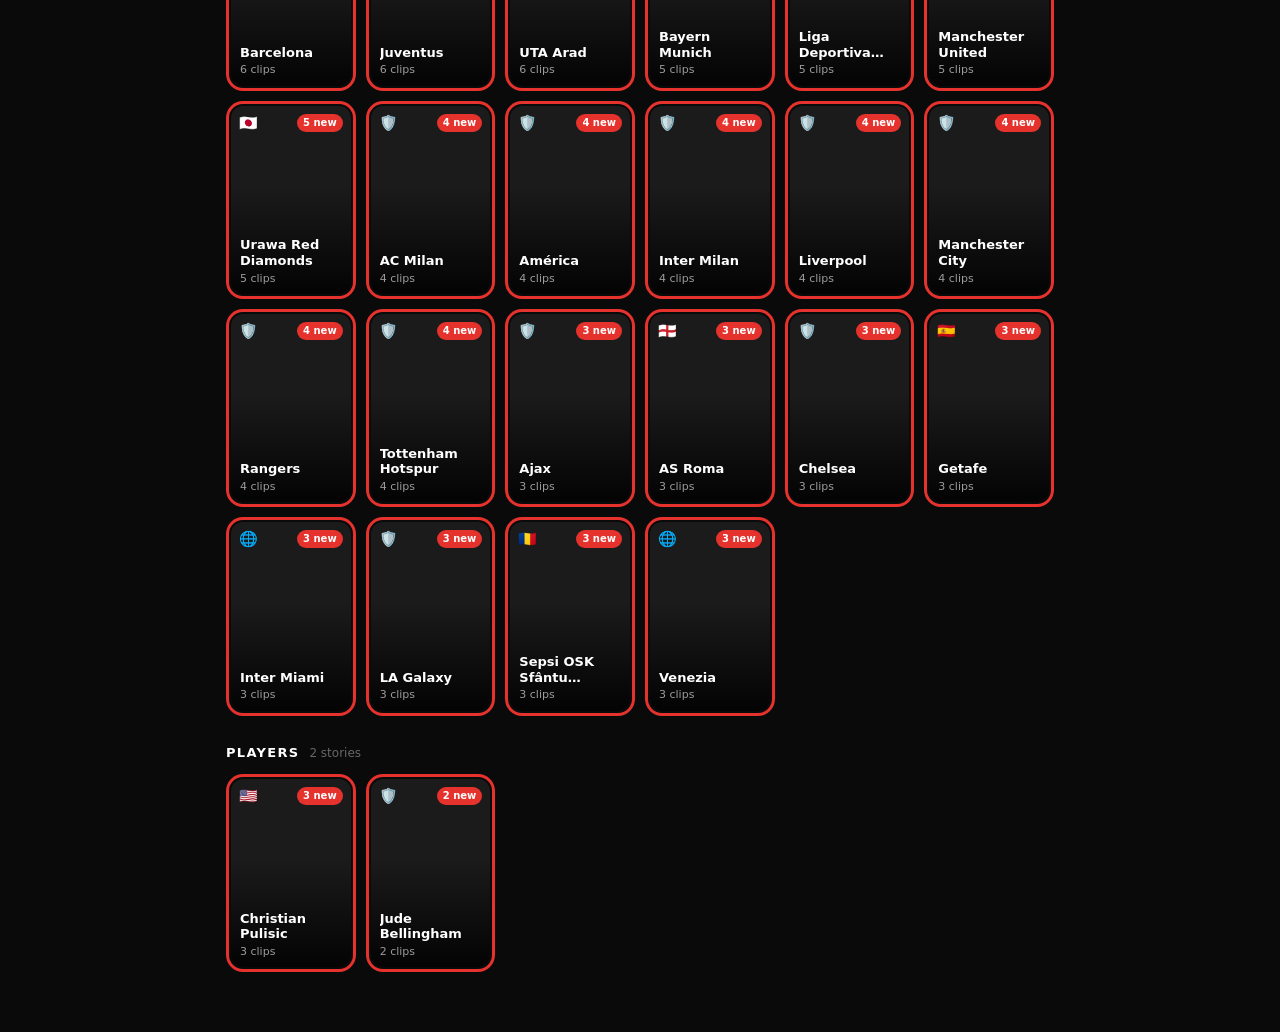
<file: matchday.html>
<!doctype html>
<html lang="en">
<head>
<meta charset="utf-8">
<meta name="viewport" content="width=device-width, initial-scale=1, viewport-fit=cover">
<title>Matchday — Highlight Reel lab</title>
<link rel="stylesheet" href="lib.css">
<style>
  main { max-width: 860px; margin: 0 auto; padding: 56px 16px 60px; }
  h1 { font-size: 26px; margin: 0 0 4px; letter-spacing: -.02em; }
  .sub { color: var(--muted); margin: 0 0 8px; font-size: 14px; }
  section { margin-top: 28px; }
  .sechead { display: flex; align-items: baseline; gap: 10px; margin-bottom: 12px; }
  .sechead h2 { font-size: 13px; text-transform: uppercase; letter-spacing: .1em; margin: 0; }
  .sechead span { color: var(--dim); font-size: 12px; }
  .grid { display: grid; grid-template-columns: repeat(auto-fill, minmax(118px, 1fr)); gap: 10px; }
  .card { padding: 3px; border-radius: 17px; background: var(--accent); text-align: left; display: block; width: 100%; }
  .card.seen { background: #444; }
  .card:focus-visible { outline: 2px solid var(--fg); outline-offset: 2px; }
  .cover { position: relative; aspect-ratio: 9 / 14; border-radius: 14px; overflow: hidden; border: 2px solid var(--bg);
    background: #1b1b1b center / cover no-repeat; }
  .card.seen .cover { filter: saturate(.5) brightness(.75); }
  .cover::after { content: ""; position: absolute; inset: 0; background: linear-gradient(to top, rgba(0,0,0,.88), rgba(0,0,0,0) 58%); }
  .cover .txt { position: absolute; left: 9px; right: 9px; bottom: 8px; z-index: 1; }
  .cover b { display: block; font-size: 13px; line-height: 1.2; overflow: hidden; display: -webkit-box; -webkit-line-clamp: 2; -webkit-box-orient: vertical; }
  .cover small { display: block; color: var(--muted); font-size: 11px; margin-top: 2px; }
  .cover .fl { position: absolute; top: 7px; left: 8px; z-index: 1; font-size: 15px; }
  .cover .new { position: absolute; top: 8px; right: 8px; z-index: 1; background: var(--accent); border-radius: 999px;
    font-size: 10px; font-weight: 700; padding: 2px 6px; }
  .state { color: var(--muted); padding: 40px 0; }

  #viewer { position: fixed; inset: 0; z-index: 100; background: #000; display: none; align-items: center; justify-content: center; }
  #viewer.open { display: flex; }
  #stage { position: relative; height: min(100vh, calc(100vw * 16 / 9)); height: min(100dvh, calc(100vw * 16 / 9));
    aspect-ratio: 9 / 16; background: #111 center / cover no-repeat; overflow: hidden; }
  @media (min-width: 620px) { #stage { border-radius: 14px; height: min(calc(100dvh - 24px), calc(100vw * 16 / 9)); } }
  #yt { position: absolute; inset: 0; }
  .tap { position: absolute; top: 0; bottom: 0; width: 50%; z-index: 2; background: transparent; padding: 0; -webkit-tap-highlight-color: transparent; }
  #tapL { left: 0; } #tapR { right: 0; }
  #top { position: absolute; left: 0; right: 0; top: 0; z-index: 3; padding: 10px 10px 26px; pointer-events: none;
    background: linear-gradient(to bottom, rgba(0,0,0,.7), rgba(0,0,0,0)); }
  #bars { display: flex; gap: 3px; }
  #bars i { flex: 1; height: 3px; border-radius: 2px; background: rgba(255,255,255,.3); overflow: hidden; }
  #bars i u { display: block; height: 100%; width: 0; background: #fff; }
  #head { display: flex; align-items: center; gap: 8px; margin-top: 10px; }
  #head .who { flex: 1; min-width: 0; }
  #head .who b { display: block; font-size: 14px; white-space: nowrap; overflow: hidden; text-overflow: ellipsis; }
  #head .who small { color: var(--muted); font-size: 11px; }
  #head button { pointer-events: auto; width: 34px; height: 34px; border-radius: 50%; background: rgba(0,0,0,.5); font-size: 15px; flex: none; }
  #bottom { position: absolute; left: 0; right: 0; bottom: 0; z-index: 3; padding: 40px 14px 18px; pointer-events: none;
    background: linear-gradient(to top, rgba(0,0,0,.85), rgba(0,0,0,0)); }
  #score { display: none; background: rgba(0,0,0,.65); border: 1px solid rgba(255,255,255,.25); border-radius: 8px; padding: 4px 9px;
    font-size: 12px; font-weight: 700; margin-bottom: 8px; width: fit-content; max-width: 100%; }
  #score em { font-style: normal; color: var(--good); padding: 0 5px; }
  #title { font-size: 15px; font-weight: 600; line-height: 1.3; overflow: hidden; display: -webkit-box; -webkit-line-clamp: 3; -webkit-box-orient: vertical; }
  #meta { color: var(--muted); font-size: 12px; margin-top: 5px; }
</style>
</head>
<body>
<a class="back" href="index.html">← Lab</a>

<main>
  <h1>Matchday</h1>
  <p class="sub">Clips grouped by league, team and player. Each story plays its 12 newest clips. A red ring means there are clips you have not seen.</p>
  <div id="home"><p class="state">Loading the feed.</p></div>
</main>

<div id="viewer" aria-hidden="true">
  <div id="stage">
    <div id="yt"></div>
    <button class="tap" id="tapL" aria-label="Previous clip"></button>
    <button class="tap" id="tapR" aria-label="Next clip"></button>
    <div id="top">
      <div id="bars"></div>
      <div id="head">
        <div class="who"><b id="sname"></b><small id="skind"></small></div>
        <button id="snd" aria-label="Sound">🔊</button>
        <button id="close" aria-label="Close">✕</button>
      </div>
    </div>
    <div id="bottom">
      <div id="score"></div>
      <div id="title"></div>
      <div id="meta"></div>
    </div>
  </div>
</div>

<script src="lib.js"></script>
<script>
(function () {
  const MAX_CLIPS = 12, MAX_CARDS = 30, KEY = 'matchday.seen.v1';
  const $ = id => document.getElementById(id);
  const esc = Reel.esc;

  // ---- seen store ----
  let seen = new Set();
  try { seen = new Set(JSON.parse(localStorage.getItem(KEY) || '[]')); } catch (e) {}
  function markSeen(id) {
    if (seen.has(id)) return;
    seen.add(id);
    try { localStorage.setItem(KEY, JSON.stringify([...seen].slice(-3000))); } catch (e) {}
  }

  // ---- build stories ----
  const SECTIONS = [
    { key: 'leagues', label: 'Leagues', min: 3, names: v => (v.ctx && v.ctx.league ? [v.ctx.league] : []) },
    { key: 'teams', label: 'Teams', min: 3, names: v => ((v.ctx && v.ctx.teams) || []).map(t => t && t.name) },
    { key: 'players', label: 'Players', min: 2, names: v => ((v.ctx && v.ctx.players) || []).map(p => p && p.name) },
  ];
  let sections = [];

  function build(items) {
    return SECTIONS.map(def => {
      const map = new Map();
      for (const v of items) {
        for (const name of new Set(def.names(v).filter(Boolean))) {
          if (!map.has(name)) map.set(name, []);
          const arr = map.get(name);
          if (!arr.some(x => x.id === v.id)) arr.push(v);
        }
      }
      const used = new Set();
      const stories = [...map.entries()].filter(([, arr]) => arr.length >= def.min)
        .sort((a, b) => b[1].length - a[1].length || a[0].localeCompare(b[0]))
        .slice(0, MAX_CARDS)
        .map(([name, arr]) => {
          // items arrive newest first: keep the newest MAX_CLIPS, play them oldest to newest
          const clips = arr.slice(0, MAX_CLIPS).reverse();
          const cover = arr.find(v => !used.has(v.id)) || arr[0];
          used.add(cover.id);
          return { name, kind: def.label, total: arr.length, clips, cover };
        });
      return { key: def.key, label: def.label, stories };
    });
  }

  const unseenCount = s => s.clips.filter(c => !seen.has(c.id)).length;

  function setCover(el, id) {
    el.style.backgroundImage = 'url("' + Reel.thumb(id) + '")';
    const img = new Image();
    // oar2 answers with a small landscape placeholder when no tall thumbnail exists
    img.onload = () => { if (img.naturalHeight > img.naturalWidth) el.style.backgroundImage = 'url("' + Reel.tall(id) + '"), url("' + Reel.thumb(id) + '")'; };
    img.src = Reel.tall(id);
  }

  function renderHome() {
    const home = $('home');
    if (!sections.some(s => s.stories.length)) { home.innerHTML = '<p class="state">No stories yet. The feed has too few tagged clips.</p>'; return; }
    home.innerHTML = sections.filter(s => s.stories.length).map(s =>
      '<section><div class="sechead"><h2>' + s.label + '</h2><span>' + s.stories.length + ' stories</span></div><div class="grid">' +
      s.stories.map((st, i) => {
        const un = unseenCount(st);
        return '<button class="card' + (un ? '' : ' seen') + '" data-sec="' + s.key + '" data-i="' + i + '">' +
          '<div class="cover" data-cover="' + esc(st.cover.id) + '">' +
          '<span class="fl">' + Reel.flag(st.cover.country) + '</span>' +
          (un ? '<span class="new">' + un + ' new</span>' : '') +
          '<div class="txt"><b>' + esc(st.name) + '</b><small>' + st.total + ' clips</small></div></div></button>';
      }).join('') + '</div></section>').join('');
    home.querySelectorAll('[data-cover]').forEach(el => setCover(el, el.dataset.cover));
  }

  $('home').addEventListener('click', e => {
    const c = e.target.closest('.card');
    if (!c) return;
    const sec = sections.find(s => s.key === c.dataset.sec);
    openStory(sec, +c.dataset.i);
  });

  // ---- viewer ----
  let cur = null;        // { sec, si, ci }
  let player = null, token = 0, poll = null, startedAt = 0, kicked = false;
  let soundOn = true;

  function killPlayer() {
    token++;
    clearInterval(poll); poll = null;
    if (player) { try { player.destroy(); } catch (e) {} player = null; }
    $('yt').innerHTML = '';
  }

  function openStory(sec, si) {
    const st = sec.stories[si];
    let ci = st.clips.findIndex(c => !seen.has(c.id));
    if (ci < 0) ci = 0;
    cur = { sec, si, ci };
    $('viewer').classList.add('open');
    $('viewer').setAttribute('aria-hidden', 'false');
    document.body.style.overflow = 'hidden';
    drawStory();
    show();
  }

  function closeViewer() {
    killPlayer();
    cur = null;
    $('viewer').classList.remove('open');
    $('viewer').setAttribute('aria-hidden', 'true');
    document.body.style.overflow = '';
    renderHome();
  }

  function drawStory() {
    const st = cur.sec.stories[cur.si];
    $('sname').textContent = st.name;
    $('skind').textContent = st.kind.replace(/s$/, '') + ' · story ' + (cur.si + 1) + ' of ' + cur.sec.stories.length;
    $('bars').innerHTML = st.clips.map(() => '<i><u></u></i>').join('');
  }

  function setBars(frac) {
    const us = $('bars').querySelectorAll('u');
    us.forEach((u, i) => { u.style.width = (i < cur.ci ? 100 : i === cur.ci ? Math.round(frac * 1000) / 10 : 0) + '%'; });
  }

  function show() {
    killPlayer();
    const my = token;
    const st = cur.sec.stories[cur.si], v = st.clips[cur.ci];
    markSeen(v.id);
    setBars(0);
    $('stage').style.backgroundImage = 'url("' + Reel.thumb(v.id) + '")';
    $('title').textContent = v.title || '';
    $('meta').textContent = Reel.flag(v.country) + ' ' + (v.channel || '') + ' · ' + Reel.ago(v.published) + ' ago';
    const sc = v.ctx && v.ctx.score, chip = $('score');
    if (sc && sc.home && sc.away && sc.h != null && sc.a != null) {
      chip.innerHTML = esc(sc.home) + '<em>' + esc(sc.h) + '–' + esc(sc.a) + '</em>' + esc(sc.away);
      chip.style.display = 'block';
    } else chip.style.display = 'none';

    startedAt = Date.now(); kicked = false;
    Reel.player($('yt'), v.id, {
      muted: true, autoplay: true,
      onEnd: () => { if (my === token) next(); },
      onError: () => { if (my === token) next(); },
    }).then(p => {
      if (my !== token) { try { p.destroy(); } catch (e) {} return; }
      player = p;
      if (soundOn) { try { p.unMute(); p.setVolume(100); } catch (e) {} }
    }).catch(() => { if (my === token) next(); });

    poll = setInterval(() => {
      if (my !== token) return;
      const waited = Date.now() - startedAt;
      let state = -1, t = 0, d = 0;
      if (player && typeof player.getPlayerState === 'function') {
        try { state = player.getPlayerState(); t = player.getCurrentTime() || 0; d = player.getDuration() || 0; } catch (e) {}
      }
      if (d > 0) setBars(Math.min(1, t / d));
      if (t > 0.2) return;
      // Not moving after 3s: the browser probably blocked sound. Mute and try again.
      if (player && !kicked && waited > 3000 && state !== 1) {
        kicked = true;
        try { player.mute(); player.playVideo(); } catch (e) {}
      }
      // Still nothing after 10s: skip the clip.
      if (waited > 10000) next();
    }, 200);
  }

  function next() {
    if (!cur) return;
    const st = cur.sec.stories[cur.si];
    if (cur.ci < st.clips.length - 1) { cur.ci++; show(); return; }
    if (cur.si < cur.sec.stories.length - 1) { cur.si++; cur.ci = 0; drawStory(); show(); return; }
    closeViewer();
  }

  function prev() {
    if (!cur) return;
    if (cur.ci > 0) { cur.ci--; show(); return; }
    if (cur.si > 0) { cur.si--; cur.ci = 0; drawStory(); show(); return; }
    show();
  }

  $('tapR').addEventListener('click', next);
  $('tapL').addEventListener('click', prev);
  $('close').addEventListener('click', closeViewer);
  $('snd').addEventListener('click', () => {
    soundOn = !soundOn;
    $('snd').textContent = soundOn ? '🔊' : '🔇';
    if (player) { try { if (soundOn) { player.unMute(); player.setVolume(100); player.playVideo(); } else player.mute(); } catch (e) {} }
  });
  $('viewer').addEventListener('click', e => { if (e.target === $('viewer')) closeViewer(); });
  document.addEventListener('keydown', e => {
    if (!cur) return;
    if (e.key === 'Escape') closeViewer();
    else if (e.key === 'ArrowRight' || e.key === ' ') { e.preventDefault(); next(); }
    else if (e.key === 'ArrowLeft') prev();
  });

  // ---- go ----
  Reel.load().then(items => { sections = build(items); renderHome(); })
    .catch(() => { $('home').innerHTML = '<p class="state">The feed did not load. Open this page from http://localhost:8522/lab/.</p>'; });
})();
</script>
</body>
</html>
</file>
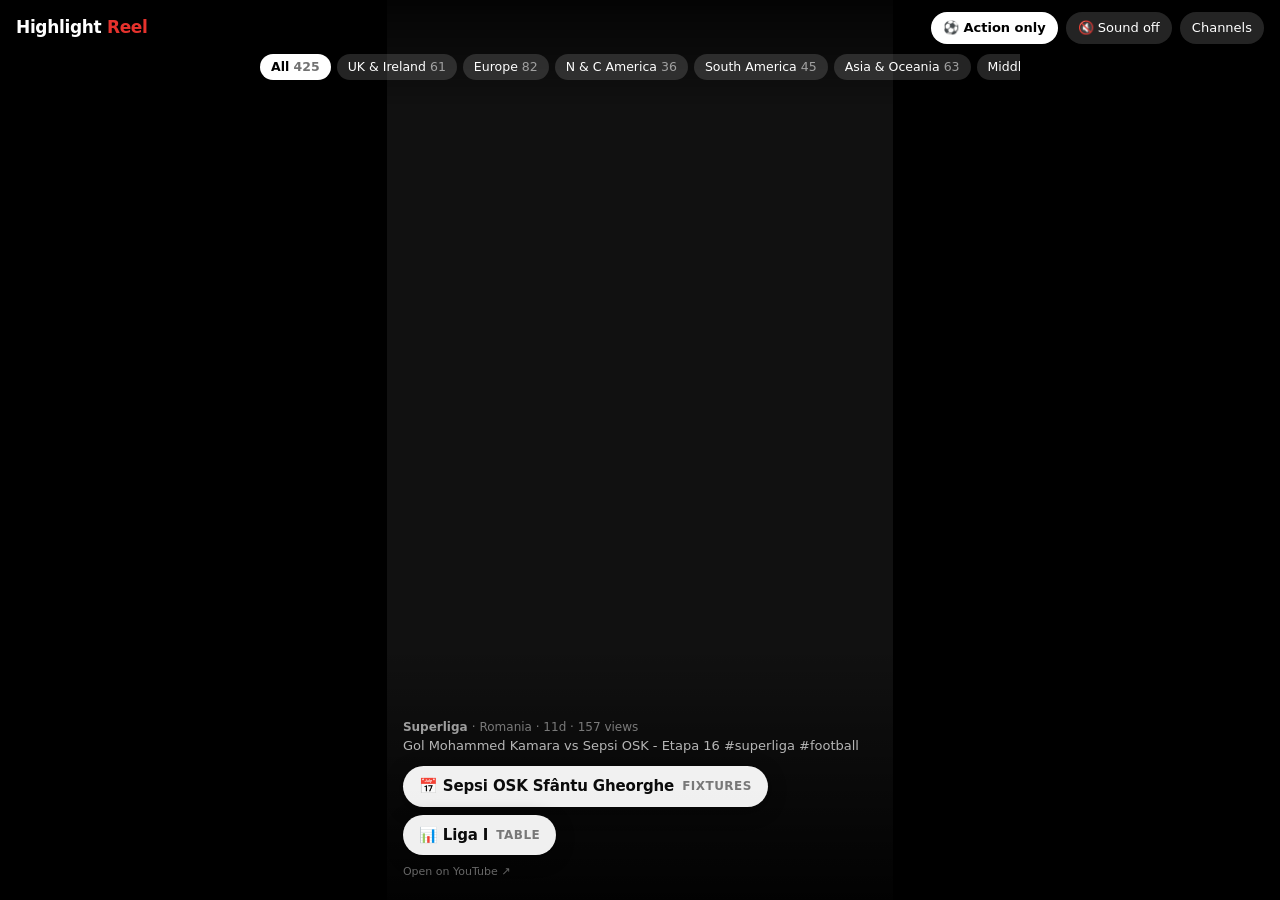
<file: reel.html>
<!doctype html>
<html lang="en">
<head>
<meta charset="utf-8">
<meta name="viewport" content="width=device-width, initial-scale=1, viewport-fit=cover">
<title>Highlight Reel</title>
<style>
  :root { --bg: #000; --fg: #fff; --muted: rgba(255,255,255,.65); --chip: rgba(255,255,255,.14); --accent: #e5322d;
    --sheet: #141414; --line: #2a2a2a; }
  * { box-sizing: border-box; }
  html, body { margin: 0; height: 100%; background: var(--bg); color: var(--fg);
    font: 15px/1.35 -apple-system, BlinkMacSystemFont, "Inter", system-ui, sans-serif; overflow: hidden; }
  button { font: inherit; color: inherit; cursor: pointer; }

  #feed { height: 100dvh; overflow-y: scroll; scroll-snap-type: y mandatory; scrollbar-width: none; }
  #feed::-webkit-scrollbar { display: none; }
  .slide { height: 100dvh; scroll-snap-align: start; scroll-snap-stop: always;
    display: grid; place-items: center; position: relative; }
  .stage { position: relative; height: 100dvh; aspect-ratio: 9 / 16; max-width: 100vw; background: #111;
    background-size: cover; background-position: center; }
  .stage iframe, .stage .yt { position: absolute; inset: 0; width: 100%; height: 100%; border: 0; }
  /* Catches taps/swipes so the feed scrolls instead of the YouTube player eating them */
  .shield { position: absolute; inset: 0; z-index: 2; }
  .info { position: absolute; left: 0; right: 0; bottom: 0; z-index: 3; padding: 72px 16px 20px;
    background: linear-gradient(transparent, rgba(0,0,0,.88)); pointer-events: none; }
  .info .ch { font-size: 12px; font-weight: 600; color: rgba(255,255,255,.6); }
  .info .ch span { font-weight: 400; color: rgba(255,255,255,.45); }
  .info .t { margin-top: 2px; font-size: 13px; color: rgba(255,255,255,.7); display: -webkit-box; -webkit-line-clamp: 2;
    -webkit-box-orient: vertical; overflow: hidden; }
  .info a { display: inline-block; margin-top: 10px; pointer-events: auto; color: rgba(255,255,255,.4); font-size: 11px; text-decoration: none; }
  .info a:hover { color: var(--muted); }
  .ctx { display: flex; flex-wrap: wrap; gap: 8px; margin-top: 12px; pointer-events: auto; }
  .ctx button { display: inline-flex; align-items: center; gap: 8px; border: 0;
    background: rgba(255,255,255,.94); color: #0b0b0b; box-shadow: 0 4px 18px rgba(0,0,0,.45);
    border-radius: 999px; padding: 10px 16px; font-size: 15px; font-weight: 700; letter-spacing: -0.01em; white-space: nowrap;
    transition: transform .12s ease, background .12s ease; }
  .ctx button:hover { transform: translateY(-1px); background: #fff; }
  .ctx button:active { transform: scale(.97); }
  .ctx .k { color: rgba(0,0,0,.5); font-weight: 600; font-size: 12px; text-transform: uppercase; letter-spacing: .04em; }
  .ctx .result { background: var(--accent); color: #fff; }
  .ctx .result .k { color: rgba(255,255,255,.75); }
  .paused::after { content: "❚❚"; position: absolute; inset: 0; z-index: 2; display: grid; place-items: center;
    font-size: 48px; color: rgba(255,255,255,.8); pointer-events: none; }
  .dead .t::after { content: " — can’t play here, skipping"; color: var(--accent); }

  #top { position: fixed; top: 0; left: 0; right: 0; z-index: 10; padding: 12px 16px 24px;
    background: linear-gradient(rgba(0,0,0,.75), transparent); pointer-events: none; }
  #top > * { pointer-events: auto; }
  .row { display: flex; justify-content: space-between; align-items: center; gap: 8px; }
  #top h1 { margin: 0; font-size: 17px; letter-spacing: -0.02em; }
  #top h1 span { color: var(--accent); }
  .pill { background: var(--chip); border: 0; border-radius: 999px; padding: 7px 12px; font-size: 13px; white-space: nowrap; }
  #sound.on, #actionOnly.on { background: var(--fg); color: #000; font-weight: 600; }
  #regions { display: flex; gap: 6px; overflow-x: auto; scrollbar-width: none; margin-top: 10px; max-width: 760px; margin-inline: auto; }
  #regions::-webkit-scrollbar { display: none; }
  #regions .pill { padding: 5px 11px; font-size: 12.5px; }
  #regions .pill.on { background: var(--fg); color: #000; font-weight: 600; }

  .overlay { position: fixed; inset: 0; z-index: 20; background: rgba(0,0,0,.6); display: none; }
  .overlay.open { display: block; }
  .sheet { position: absolute; left: 0; right: 0; bottom: 0; max-height: 82dvh; overflow-y: auto;
    background: var(--sheet); border-radius: 16px 16px 0 0; padding: 18px 16px 28px; max-width: 560px; margin: 0 auto;
    animation: up .22s ease-out; }
  @keyframes up { from { transform: translateY(40px); opacity: 0; } }
  .sheet h2 { margin: 0; font-size: 18px; letter-spacing: -0.01em; }
  .sheet .sub { color: var(--muted); font-size: 13px; margin: 4px 0 14px; }
  .sheet .route { font: 12px ui-monospace, Menlo, monospace; color: var(--muted); background: #0b0b0b;
    border: 1px solid var(--line); border-radius: 8px; padding: 8px 10px; margin: 14px 0; }
  .sk { height: 12px; border-radius: 6px; background: #262626; }
  .skrow { display: grid; grid-template-columns: 22px 1fr 40px 40px; gap: 10px; align-items: center; padding: 9px 0; border-bottom: 1px solid var(--line); }
  .skrow.hi { background: rgba(229,50,45,.12); margin: 0 -8px; padding-inline: 8px; border-radius: 6px; }
  .skrow b { font-size: 13px; }
  .match { display: grid; grid-template-columns: 1fr auto 1fr; gap: 10px; align-items: center; text-align: center;
    padding: 16px 0; font-weight: 700; }
  .match .sc { font-size: 34px; letter-spacing: 2px; }
  .avatar { width: 64px; height: 64px; border-radius: 50%; background: #262626; display: grid; place-items: center; font-size: 26px; }
  .stats { display: grid; grid-template-columns: repeat(3, 1fr); gap: 8px; margin-top: 14px; }
  .stats div { background: #1d1d1d; border-radius: 10px; padding: 10px; }
  .stats div .sk { margin-top: 8px; width: 60%; }

  .grp { margin-bottom: 18px; }
  .grp h3 { display: flex; justify-content: space-between; align-items: center; font-size: 14px; margin: 0 0 8px; }
  .grp h3 button { background: none; border: 0; color: var(--muted); font-size: 12px; }
  .chips { display: flex; flex-wrap: wrap; gap: 6px; }
  .chan { background: var(--chip); border: 0; border-radius: 999px; padding: 5px 10px; font-size: 12.5px; }
  .chan.off { background: none; color: rgba(255,255,255,.35); text-decoration: line-through; box-shadow: inset 0 0 0 1px var(--line); }
  .chan small { color: var(--muted); }
  #status { position: fixed; inset: 0; display: grid; place-items: center; color: var(--muted); pointer-events: none; text-align: center; }
</style>
</head>
<body>
<div id="top">
  <div class="row">
    <h1>Highlight <span>Reel</span></h1>
    <div style="display:flex; gap:8px">
      <button class="pill on" id="actionOnly" title="Only goals, saves, skills and match highlights">⚽ Action only</button>
      <button class="pill" id="sound">🔇 Sound off</button>
      <button class="pill" id="edit">Channels</button>
    </div>
  </div>
  <div id="regions"></div>
</div>
<div id="status">Loading highlights from around the world…</div>
<div id="feed"></div>

<div class="overlay" id="stub"><div class="sheet" id="stubSheet"></div></div>
<div class="overlay" id="chanPanel"><div class="sheet" id="chanSheet"></div></div>

<script src="https://www.youtube.com/iframe_api"></script>
<script>
const OFF_KEY = 'highlight-reel:off';
const ACTION_KEY = 'highlight-reel:action-only';
const LIVE_RANGE = 1;   // players kept alive either side of the current slide
const BATCH = 24;       // slides rendered at a time

const feed = document.getElementById('feed');
const status = document.getElementById('status');
let channels = [];
let off = loadOff();
let all = [];        // every item from the server
let items = [];      // items after the region filter
let rendered = 0;
let region = 'All';
let actionOnly = (() => { try { return localStorage.getItem(ACTION_KEY) !== '0'; } catch { return true; } })();
let current = -1;
let soundOn = false;
const players = new Map(); // index -> YT.Player
const apiReady = new Promise(r => { window.onYouTubeIframeAPIReady = r; });

function loadOff() {
  try { return new Set(JSON.parse(localStorage.getItem(OFF_KEY)) || []); } catch { return new Set(); }
}
function saveOff() {
  try { localStorage.setItem(OFF_KEY, JSON.stringify([...off])); } catch {}
}
function esc(s) { return String(s ?? '').replace(/[&<>"]/g, c => ({ '&': '&amp;', '<': '&lt;', '>': '&gt;', '"': '&quot;' }[c])); }
function slug(s) { return String(s).normalize('NFKD').replace(/[̀-ͯ]/g, '').toLowerCase().replace(/[^a-z0-9]+/g, '-').replace(/^-|-$/g, ''); }
function ago(iso) {
  const s = (Date.now() - new Date(iso)) / 1000;
  if (s < 3600) return Math.max(1, Math.round(s / 60)) + 'm';
  if (s < 86400) return Math.round(s / 3600) + 'h';
  return Math.round(s / 86400) + 'd';
}
function code(name) { return (name || '').replace(/[^A-Za-zÀ-ÿ ]/g, '').trim().slice(0, 3).toUpperCase(); }

// ---- Context chips -------------------------------------------------------
// Each chip is a link into a part of the site that doesn't exist yet; it opens a stub sheet.
function chipsFor(ctx) {
  const out = [];
  const s = ctx.score;
  if (s) out.push({ kind: 'result', icon: '🏁', label: s.away ? `${code(s.home)} ${s.h}–${s.a} ${code(s.away)}` : `${s.home} ${s.h}–${s.a}`,
    k: 'Result', data: s });
  for (const p of ctx.players.slice(0, 2)) out.push({ kind: 'player', icon: '👤', label: p.name, k: p.club || '', data: p });
  for (const t of ctx.teams.slice(0, 2)) {
    const inScore = s && (t.name === s.home || t.name === s.away);
    out.push({ kind: 'fixture', icon: '📅', label: t.name, k: inScore ? 'Next match' : 'Fixtures', data: t });
  }
  if (ctx.league) out.push({ kind: 'table', icon: '📊', label: ctx.league, k: 'Table', data: { league: ctx.league, teams: ctx.teams } });
  return out.slice(0, 5);
}

function chipHtml(c, i, j) {
  return `<button class="${c.kind}" data-i="${i}" data-j="${j}">${c.icon} ${esc(c.label)}${c.k ? ` <span class="k">${esc(c.k)}</span>` : ''}</button>`;
}

function openStub(c) {
  const sheet = document.getElementById('stubSheet');
  const sk = w => `<div class="sk" style="width:${w}%"></div>`;
  let html = '';
  if (c.kind === 'table') {
    const mine = c.data.teams.filter(t => t.league === c.data.league).map(t => t.name);
    // Positions are unknown, so no numbers: the video's team(s) sit mid-table as a highlight only
    const rows = Array.from({ length: 8 }, (_, n) => {
      const name = n >= 3 ? mine[n - 3] : null;
      return `<div class="skrow${name ? ' hi' : ''}"><span class="k">–</span>${name ? `<b>${esc(name)}</b>` : sk(40 + (n * 13) % 40)}${sk(70)}${sk(60)}</div>`;
    }).join('');
    html = `<h2>${esc(c.data.league)} table</h2><p class="sub">Standings, form and goal difference</p>
      <div class="route">/leagues/${slug(c.data.league)}/table</div>${rows}`;
  } else if (c.kind === 'result') {
    const s = c.data;
    html = `<h2>Match report</h2><p class="sub">Full-time result, scorers and stats</p>
      <div class="route">/matches/${slug(s.home)}${s.away ? '-vs-' + slug(s.away) : ''}</div>
      <div class="match"><div>${esc(s.home)}</div><div class="sc">${s.h}–${s.a}</div><div>${esc(s.away || '—')}</div></div>
      <div class="stats"><div class="k">Possession${sk(60)}</div><div class="k">Shots${sk(50)}</div><div class="k">xG${sk(40)}</div></div>`;
  } else if (c.kind === 'fixture') {
    const t = c.data;
    html = `<h2>${esc(t.name)}</h2><p class="sub">${esc([t.league, t.country].filter(Boolean).join(' · '))}</p>
      <div class="route">/teams/${slug(t.name)}/fixtures</div>
      <p class="k" style="margin:0 0 4px">Next match</p>
      <div class="match"><div>${esc(t.name)}</div><div class="k">vs</div><div>${sk(70)}</div></div>
      <p class="k" style="margin:8px 0 4px">Recent results</p>
      ${[0, 1, 2].map(() => `<div class="skrow"><span class="k">•</span>${sk(55)}${sk(60)}${sk(40)}</div>`).join('')}`;
  } else if (c.kind === 'player') {
    const p = c.data;
    html = `<div style="display:flex; gap:14px; align-items:center"><div class="avatar">👤</div>
      <div><h2>${esc(p.name)}</h2><p class="sub" style="margin:2px 0 0">${esc(p.club || 'Club unknown')}</p></div></div>
      <div class="route">/players/${slug(p.name)}</div>
      <div class="stats"><div class="k">Apps${sk(50)}</div><div class="k">Goals${sk(40)}</div><div class="k">Assists${sk(40)}</div></div>`;
  }
  sheet.innerHTML = html + `<p class="sub" style="margin-top:16px">Placeholder — this page isn’t built yet.</p>
    <button class="pill" data-close>Back to the reel</button>`;
  document.getElementById('stub').classList.add('open');
  pauseCurrent(true);
}

// ---- Feed ----------------------------------------------------------------
async function load() {
  status.textContent = 'Loading highlights from around the world…';
  status.style.display = '';
  const ids = channels.filter(c => !off.has(c.id)).map(c => c.id);
  const res = await fetch('feed.json');
  const data = await res.json();
  all = data.items;
  renderRegions();
  applyFilter();
}

function applyFilter() {
  destroyAll();
  feed.innerHTML = '';
  current = -1;
  rendered = 0;
  items = pool().filter(v => region === 'All' || v.group === region);
  if (!items.length) { status.textContent = 'No Shorts here — try another region or turn channels on.'; status.style.display = ''; return; }
  status.style.display = 'none';
  renderMore();
  feed.scrollTop = 0;
}

function renderMore() {
  const end = Math.min(items.length, rendered + BATCH);
  const html = [];
  for (let i = rendered; i < end; i++) {
    const v = items[i];
    const chips = chipsFor(v.ctx);
    v._chips = chips;
    html.push(`
    <section class="slide" data-i="${i}">
      <div class="stage" style="background-image:url(https://i.ytimg.com/vi/${v.id}/oar2.jpg), url(https://i.ytimg.com/vi/${v.id}/hqdefault.jpg)">
        <div class="yt" id="p${i}"></div>
        <div class="shield"></div>
        <div class="info">
          <div class="ch">${esc(v.channel)} <span>· ${esc(v.country)} · ${ago(v.published)}${v.views ? ' · ' + v.views.toLocaleString() + ' views' : ''}</span></div>
          <div class="t">${esc(v.title)}</div>
          ${chips.length ? `<div class="ctx">${chips.map((c, j) => chipHtml(c, i, j)).join('')}</div>` : ''}
          <a href="https://www.youtube.com/shorts/${v.id}" target="_blank" rel="noopener">Open on YouTube ↗</a>
        </div>
      </div>
    </section>`);
  }
  feed.insertAdjacentHTML('beforeend', html.join(''));
  for (let i = rendered; i < end; i++) observer.observe(slide(i));
  rendered = end;
}

// Items before the region filter: everything, or only Shorts whose title reads as match action
function pool() { return actionOnly ? all.filter(v => v.action) : all; }

function renderRegions() {
  const counts = {};
  const base = pool();
  for (const v of base) counts[v.group] = (counts[v.group] || 0) + 1;
  const groups = ['All', ...new Set(channels.map(c => c.group))].filter(g => g === 'All' || counts[g]);
  if (!groups.includes(region)) region = 'All';
  document.getElementById('regions').innerHTML = groups.map(g =>
    `<button class="pill${g === region ? ' on' : ''}" data-g="${esc(g)}">${esc(g)} <span style="opacity:.55">${g === 'All' ? base.length : counts[g]}</span></button>`).join('');
}

// Pick whichever slide is mostly on screen
const observer = new IntersectionObserver(entries => {
  for (const e of entries) if (e.isIntersecting) setCurrent(+e.target.dataset.i);
}, { root: feed, threshold: 0.6 });

async function setCurrent(i) {
  if (i === current) return;
  current = i;
  if (i > rendered - 4) renderMore();
  await apiReady;
  if (i !== current) return;
  for (const [j, p] of players) if (Math.abs(j - i) > LIVE_RANGE) {
    try { p.destroy(); } catch {}
    players.delete(j);
    slide(j)?.querySelector('.stage').insertAdjacentHTML('afterbegin', `<div class="yt" id="p${j}"></div>`);
  }
  for (let j = i - LIVE_RANGE; j <= i + LIVE_RANGE; j++) if (j >= 0 && j < rendered && !players.has(j)) make(j);
  for (const [j, p] of players) {
    if (j === i) playIt(p); else try { p.pauseVideo(); } catch {}
  }
  slide(i)?.querySelector('.stage').classList.remove('paused');
}

function slide(i) { return feed.querySelector(`.slide[data-i="${i}"]`); }

function make(i) {
  const p = new YT.Player('p' + i, {
    videoId: items[i].id,
    host: 'https://www.youtube-nocookie.com',
    playerVars: { autoplay: 0, controls: 0, mute: 1, playsinline: 1, rel: 0, modestbranding: 1, iv_load_policy: 3 },
    events: {
      onReady: () => { if (i === current) playIt(p); },
      onStateChange: e => { if (e.data === YT.PlayerState.ENDED && i === current) go(1); },
      onError: () => {
        // Uploader disabled embedding or video is region-locked: flag it and skip past
        slide(i)?.querySelector('.stage').classList.add('dead');
        if (i === current) setTimeout(() => { if (i === current) go(1); }, 1200);
      },
    },
  });
  players.set(i, p);
}

function playIt(p) {
  try {
    if (soundOn) p.unMute(); else p.mute();
    p.seekTo(0, true);
    p.playVideo();
  } catch {}
}

function destroyAll() { for (const p of players.values()) try { p.destroy(); } catch {} players.clear(); }

function go(d) {
  const n = Math.min(items.length - 1, Math.max(0, current + d));
  if (n >= rendered) renderMore();
  slide(n)?.scrollIntoView({ behavior: 'smooth' });
}

function pauseCurrent(force) {
  const p = players.get(current); if (!p) return;
  const st = slide(current).querySelector('.stage');
  if (force || p.getPlayerState() === YT.PlayerState.PLAYING) { p.pauseVideo(); st.classList.add('paused'); }
  else { p.playVideo(); st.classList.remove('paused'); }
}

function toggleSound() {
  soundOn = !soundOn;
  const b = document.getElementById('sound');
  b.textContent = soundOn ? '🔊 Sound on' : '🔇 Sound off';
  b.classList.toggle('on', soundOn);
  for (const p of players.values()) try { soundOn ? p.unMute() : p.mute(); } catch {}
}

feed.addEventListener('click', e => {
  if (e.target.classList.contains('shield')) return pauseCurrent(false);
  const b = e.target.closest('.ctx button');
  if (b) openStub(items[+b.dataset.i]._chips[+b.dataset.j]);
});
document.getElementById('regions').addEventListener('click', e => {
  const b = e.target.closest('[data-g]'); if (!b) return;
  region = b.dataset.g;
  renderRegions();
  applyFilter();
});
document.getElementById('sound').addEventListener('click', toggleSound);
const actionBtn = document.getElementById('actionOnly');
actionBtn.classList.toggle('on', actionOnly);
actionBtn.addEventListener('click', () => {
  actionOnly = !actionOnly;
  actionBtn.classList.toggle('on', actionOnly);
  try { localStorage.setItem(ACTION_KEY, actionOnly ? '1' : '0'); } catch {}
  renderRegions();
  applyFilter();
});
document.querySelectorAll('.overlay').forEach(o => o.addEventListener('click', e => {
  if (e.target === o || e.target.hasAttribute('data-close')) {
    o.classList.remove('open');
    if (o.id === 'chanPanel') load();
    else if (players.get(current)) pauseCurrent(false);
  }
}));
document.addEventListener('keydown', e => {
  if (document.querySelector('.overlay.open')) {
    if (e.key === 'Escape') document.querySelector('.overlay.open [data-close]')?.click();
    return;
  }
  if (e.key === 'ArrowDown' || e.key === 'j') { e.preventDefault(); go(1); }
  else if (e.key === 'ArrowUp' || e.key === 'k') { e.preventDefault(); go(-1); }
  else if (e.key === ' ') { e.preventDefault(); pauseCurrent(false); }
  else if (e.key === 'm') toggleSound();
});

// ---- Channel picker --------------------------------------------------------
function renderChannels() {
  const groups = [...new Set(channels.map(c => c.group))];
  document.getElementById('chanSheet').innerHTML = `
    <h2>Channels</h2><p class="sub">${channels.length - off.size} of ${channels.length} on · ${new Set(channels.map(c => c.country)).size} countries · latest 15 Shorts each</p>
    ${groups.map(g => {
      const cs = channels.filter(c => c.group === g);
      const allOn = cs.every(c => !off.has(c.id));
      return `<div class="grp"><h3>${esc(g)} <button data-grp="${esc(g)}">${allOn ? 'Turn all off' : 'Turn all on'}</button></h3>
        <div class="chips">${cs.map(c => `<button class="chan${off.has(c.id) ? ' off' : ''}" data-id="${c.id}">${esc(c.name)} <small>${g === 'Clubs' || g === 'Global' ? '' : esc(c.country)}</small></button>`).join('')}</div></div>`;
    }).join('')}
    <button class="pill" data-close>Done</button>`;
}
document.getElementById('edit').addEventListener('click', () => {
  renderChannels();
  document.getElementById('chanPanel').classList.add('open');
  pauseCurrent(true);
});
document.getElementById('chanSheet').addEventListener('click', e => {
  const c = e.target.closest('[data-id]');
  const g = e.target.closest('[data-grp]');
  if (c) { off.has(c.dataset.id) ? off.delete(c.dataset.id) : off.add(c.dataset.id); }
  else if (g) {
    const cs = channels.filter(x => x.group === g.dataset.grp);
    const allOn = cs.every(x => !off.has(x.id));
    cs.forEach(x => allOn ? off.add(x.id) : off.delete(x.id));
  } else return;
  saveOff();
  renderChannels();
});

fetch('channels.json').then(r => r.json()).then(cs => { channels = cs; load(); });
</script>
</body>
</html>
</file>
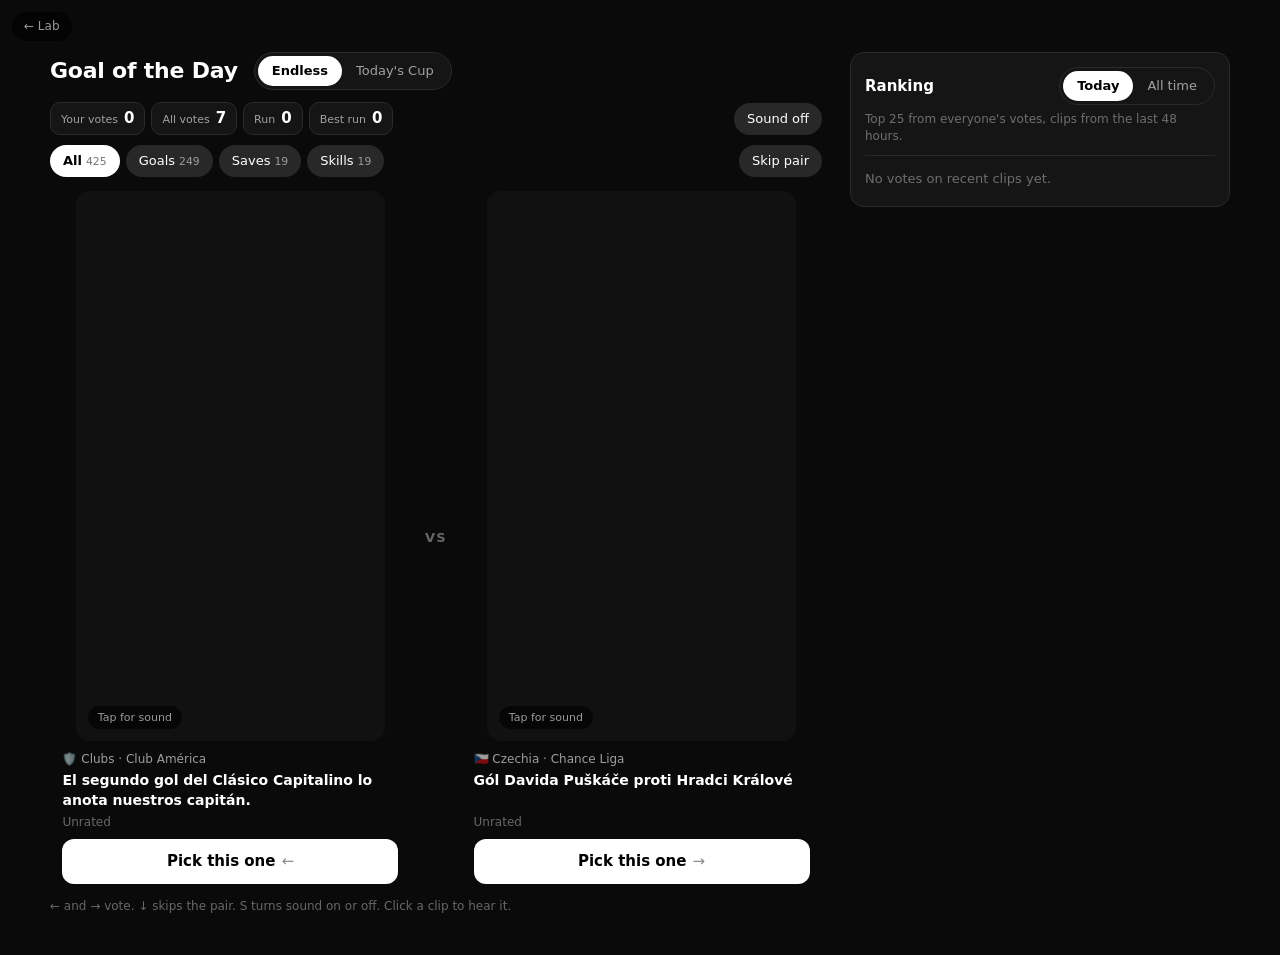
<file: versus.html>
<!doctype html>
<html lang="en">
<head>
<meta charset="utf-8">
<meta name="viewport" content="width=device-width, initial-scale=1">
<title>Versus</title>
<link rel="stylesheet" href="lib.css">
<style>
  body { padding: 52px 16px 40px; overflow-x: hidden; }
  .wrap { max-width: 1180px; margin: 0 auto; display: grid; gap: 28px; grid-template-columns: minmax(0, 1fr); }
  @media (min-width: 1040px) { .wrap { grid-template-columns: minmax(0, 1fr) 380px; align-items: start; } }
  main { min-width: 0; }
  header { display: flex; flex-wrap: wrap; align-items: center; gap: 10px 16px; margin-bottom: 12px; }
  h1 { font-size: 22px; margin: 0; letter-spacing: -.01em; }
  .seg { display: inline-flex; background: var(--panel); border: 1px solid var(--line); border-radius: 999px; padding: 3px; }
  .seg button { background: none; border-radius: 999px; padding: 6px 14px; font-size: 13px; color: var(--muted); }
  .seg button.on { background: var(--fg); color: #000; font-weight: 700; }
  .stats { display: flex; gap: 6px; flex-wrap: wrap; margin-bottom: 10px; align-items: center; }
  .stat { background: var(--panel); border: 1px solid var(--line); border-radius: 10px; padding: 5px 10px; font-size: 11px; color: var(--muted); }
  .stat b { color: var(--fg); font-size: 15px; margin-left: 6px; font-variant-numeric: tabular-nums; }
  .stats .sp { flex: 1; }
  .ghost { background: var(--chip); border-radius: 999px; padding: 7px 13px; font-size: 13px; }
  .ghost:hover { background: rgba(255,255,255,.2); }
  .bar { display: flex; gap: 6px; flex-wrap: wrap; align-items: center; margin-bottom: 14px; min-height: 32px; }
  .bar .pill { background: var(--chip); color: var(--fg); }
  .bar .pill.on { background: var(--fg); color: #000; }
  .bar .pill small { opacity: .55; margin-left: 4px; font-weight: 400; }
  .bar .round { font-weight: 700; font-size: 15px; }
  .bar .round span { color: var(--muted); font-weight: 400; margin-left: 8px; }
  [hidden] { display: none !important; }

  .arena { display: grid; grid-template-columns: 1fr auto 1fr; gap: 14px; align-items: start; }
  .side { min-width: 0; display: flex; flex-direction: column; align-items: center; }
  .side .frame { width: min(100%, max(170px, calc((100vh - 350px) * 9 / 16))); border: 2px solid transparent; cursor: pointer;
    transition: border-color .15s, opacity .25s; }
  .side .frame:hover { border-color: rgba(255,255,255,.5); }
  .side.win .frame { border-color: var(--good); animation: pop .5s ease; box-shadow: 0 0 0 4px rgba(43,213,118,.18); }
  .side.lose .frame { opacity: .22; }
  @keyframes pop { 0% { transform: scale(1); } 35% { transform: scale(1.035); } 100% { transform: scale(1); } }
  .frame .delta { position: absolute; z-index: 3; top: 12px; right: 12px; background: var(--good); color: #000; font-weight: 800; border-radius: 999px;
    padding: 4px 10px; font-size: 15px; opacity: 0; transform: translateY(6px); transition: opacity .15s, transform .25s; pointer-events: none; font-variant-numeric: tabular-nums; }
  .side.win .delta, .side.lose .delta { opacity: 1; transform: none; }
  .side.lose .delta { background: var(--accent); color: #fff; }
  .frame .held { position: absolute; z-index: 3; top: 12px; left: 12px; background: rgba(0,0,0,.7); border-radius: 999px; padding: 4px 10px; font-size: 12px; pointer-events: none; }
  .frame .held:empty { display: none; }
  .frame .snd { position: absolute; z-index: 3; bottom: 10px; left: 10px; background: rgba(0,0,0,.65); border-radius: 999px; padding: 4px 10px; font-size: 11px;
    color: var(--muted); pointer-events: none; }
  .frame .snd.on { background: var(--fg); color: #000; font-weight: 700; }
  .meta { width: 100%; max-width: 340px; padding: 10px 2px 0; }
  .meta .where { font-size: 12px; color: var(--muted); white-space: nowrap; overflow: hidden; text-overflow: ellipsis; }
  .meta .title { font-weight: 600; font-size: 14px; margin: 3px 0 4px; display: -webkit-box; -webkit-line-clamp: 2; -webkit-box-orient: vertical; overflow: hidden; min-height: 2.8em; }
  .meta .rt { font-size: 12px; color: var(--dim); font-variant-numeric: tabular-nums; margin-bottom: 8px; }
  .pick { display: block; width: 100%; background: var(--fg); color: #000; font-weight: 800; border-radius: 12px; padding: 12px 14px; font-size: 15px; transition: transform .1s; }
  .pick:active { transform: scale(.97); }
  .pick kbd { font: inherit; font-weight: 400; opacity: .45; margin-left: 6px; }
  .vs { color: var(--dim); font-weight: 800; font-size: 13px; letter-spacing: .1em; align-self: center; }
  .dots { display: none; justify-content: center; gap: 6px; margin-top: 10px; }
  .dots i { width: 22px; height: 4px; border-radius: 2px; background: var(--line); }
  .dots i.on { background: var(--fg); }
  .hint { color: var(--dim); font-size: 12px; margin-top: 14px; }
  .note { color: var(--muted); font-size: 14px; padding: 30px 0; }

  .bracket { margin-top: 20px; background: var(--panel); border: 1px solid var(--line); border-radius: 14px; padding: 12px; display: grid; gap: 8px; }
  .bracket .rw { display: grid; gap: 4px; }
  .bracket .rw.r0 { grid-template-columns: repeat(8, 1fr); } .bracket .rw.r1 { grid-template-columns: repeat(4, 1fr); }
  .bracket .rw.r2 { grid-template-columns: repeat(2, 1fr); } .bracket .rw.r3 { grid-template-columns: 1fr; }
  .bracket .lab { font-size: 10px; letter-spacing: .08em; text-transform: uppercase; color: var(--dim); }
  .bracket .m { display: flex; justify-content: center; gap: 2px; padding: 3px; border-radius: 8px; border: 1px solid transparent; }
  .bracket .m.now { border-color: var(--fg); }
  .bracket .m > * { width: min(50%, 34px); aspect-ratio: 1; border-radius: 5px; background: #222 center / cover; padding: 0; display: block; }
  .bracket .m .w { box-shadow: 0 0 0 2px var(--good); }
  .bracket .m .l { opacity: .28; }

  .champ { display: grid; gap: 20px; grid-template-columns: minmax(0, auto) minmax(0, 1fr); align-items: center; }
  .champ .frame { width: min(100%, max(190px, calc((100vh - 330px) * 9 / 16))); border: 2px solid var(--good); }
  .champ .kick { font-size: 12px; letter-spacing: .1em; text-transform: uppercase; color: var(--good); font-weight: 700; }
  .champ h2 { font-size: 22px; line-height: 1.2; margin: 8px 0; }
  .champ .where { color: var(--muted); margin-bottom: 6px; }
  .champ .path { color: var(--dim); font-size: 13px; margin-bottom: 16px; }
  .champ .acts { display: flex; gap: 8px; flex-wrap: wrap; }
  .champ .share { margin-top: 14px; font-size: 12px; color: var(--dim); background: var(--panel); border: 1px solid var(--line); border-radius: 10px; padding: 10px; word-break: break-word; }

  @media (max-width: 620px) {
    body { padding-top: 48px; }
    h1 { font-size: 19px; padding-left: 64px; line-height: 28px; margin-top: -40px; }
    header { justify-content: space-between; }
    .arena { display: flex; overflow-x: auto; scroll-snap-type: x mandatory; gap: 10px; margin: 0 -16px; padding: 0 16px; scrollbar-width: none; }
    .arena::-webkit-scrollbar { display: none; }
    .vs { display: none; }
    .side { flex: none; width: max(190px, min(74vw, calc((100dvh - 330px) * 9 / 16))); scroll-snap-align: center; }
    .side .frame { width: 100%; }
    .meta { max-width: none; }
    .meta .title { min-height: 0; -webkit-line-clamp: 1; }
    .pick { padding: 16px; font-size: 17px; border-radius: 14px; }
    .pick kbd, .hint { display: none; }
    .dots { display: flex; }
    .champ { grid-template-columns: 1fr; justify-items: center; text-align: center; }
    .champ .frame { width: min(70vw, calc((100dvh - 380px) * 9 / 16)); }
    .champ .acts { justify-content: center; }
  }

  aside { background: var(--panel); border: 1px solid var(--line); border-radius: 14px; padding: 14px; min-width: 0; }
  aside .top { display: flex; justify-content: space-between; align-items: center; gap: 10px; }
  aside h2 { font-size: 15px; margin: 0; }
  aside .sub { color: var(--dim); font-size: 12px; margin: 6px 0 10px; }
  ol { list-style: none; margin: 0; padding: 0; }
  li { display: grid; grid-template-columns: 20px 40px minmax(0, 1fr) auto; gap: 10px; align-items: center; padding: 7px 4px; border-top: 1px solid var(--line); cursor: pointer; border-radius: 6px; }
  li:hover, li:focus-visible { background: rgba(255,255,255,.06); outline: 0; }
  li .n { color: var(--dim); font-size: 12px; text-align: right; font-variant-numeric: tabular-nums; }
  li:nth-child(-n+3) .n { color: var(--fg); font-weight: 700; }
  li img { width: 40px; height: 54px; object-fit: cover; border-radius: 6px; background: #222; display: block; }
  li .t { font-size: 13px; white-space: nowrap; overflow: hidden; text-overflow: ellipsis; }
  li .c { font-size: 11px; color: var(--muted); white-space: nowrap; overflow: hidden; text-overflow: ellipsis; }
  li .r { text-align: right; font-variant-numeric: tabular-nums; }
  li .r b { display: block; font-size: 15px; }
  li .r span { font-size: 11px; color: var(--muted); }
  li.live .t { color: var(--good); }
  .empty { color: var(--dim); font-size: 13px; padding: 14px 0 4px; border-top: 1px solid var(--line); }

  .modal { position: fixed; inset: 0; z-index: 80; background: rgba(0,0,0,.78); display: flex; align-items: center; justify-content: center; padding: 16px; }
  .sheet { background: var(--panel); border: 1px solid var(--line); border-radius: 18px; padding: 14px; width: min(100%, 360px); max-height: 100%; }
  .sheet .frame { width: min(100%, calc((100dvh - 250px) * 9 / 16)); margin: 0 auto; cursor: pointer; }
  .sheet .mt { font-weight: 600; margin: 10px 0 2px; display: -webkit-box; -webkit-line-clamp: 2; -webkit-box-orient: vertical; overflow: hidden; }
  .sheet .mw { font-size: 12px; color: var(--muted); }
  .sheet .mr { display: flex; justify-content: space-between; align-items: center; margin-top: 12px; font-size: 13px; color: var(--muted); font-variant-numeric: tabular-nums; }
  @media (max-width: 620px) { .modal { align-items: flex-end; padding: 0; } .sheet { width: 100%; border-radius: 18px 18px 0 0; padding-bottom: 22px; } }
</style>
</head>
<body>
<a class="back" href="index.html">← Lab</a>
<div class="wrap">
  <main>
    <header>
      <h1>Goal of the Day</h1>
      <div class="seg" id="modes"><button data-mode="endless" class="on">Endless</button><button data-mode="cup">Today's Cup</button></div>
    </header>
    <div class="stats">
      <div class="stat">Your votes<b id="sMine">0</b></div>
      <div class="stat">All votes<b id="sAll">–</b></div>
      <div class="stat">Run<b id="sRun">0</b></div>
      <div class="stat">Best run<b id="sBest">0</b></div>
      <span class="sp"></span>
      <button class="ghost" id="sound">Sound off</button>
    </div>
    <div class="bar" id="bar"></div>
    <div id="note" class="note" hidden></div>
    <div class="arena" id="arena">
      <div class="side" data-i="0">
        <div class="frame"><div class="yt" style="position:absolute;inset:0"></div><span class="held"></span><span class="delta"></span><span class="snd"></span></div>
        <div class="meta"><div class="where"></div><div class="title">Loading clips.</div><div class="rt"></div>
          <button class="pick" data-i="0">Pick this one<kbd>←</kbd></button></div>
      </div>
      <div class="vs">VS</div>
      <div class="side" data-i="1">
        <div class="frame"><div class="yt" style="position:absolute;inset:0"></div><span class="held"></span><span class="delta"></span><span class="snd"></span></div>
        <div class="meta"><div class="where"></div><div class="title">&nbsp;</div><div class="rt"></div>
          <button class="pick" data-i="1">Pick this one<kbd>→</kbd></button></div>
      </div>
    </div>
    <div class="dots" id="dots"><i class="on"></i><i></i></div>
    <section class="champ" id="champ" hidden>
      <div class="frame"><div class="yt" style="position:absolute;inset:0"></div></div>
      <div>
        <div class="kick">Your goal of the day</div>
        <h2 id="cTitle"></h2>
        <div class="where" id="cWhere"></div>
        <div class="path" id="cPath"></div>
        <div class="acts"><button class="btn" id="copy">Copy result</button><button class="ghost" id="toEndless">Play Endless</button><button class="ghost" id="recup">Replay the cup</button></div>
        <div class="share" id="cShare"></div>
      </div>
    </section>
    <div class="bracket" id="bracket" hidden></div>
    <div class="hint" id="hint">← and → vote. ↓ skips the pair. S turns sound on or off. Click a clip to hear it.</div>
  </main>
  <aside>
    <div class="top"><h2>Ranking</h2>
      <div class="seg" id="tabs"><button data-tab="today" class="on">Today</button><button data-tab="all">All time</button></div></div>
    <div class="sub" id="bSub">Loading the ranking.</div>
    <ol id="board"></ol>
  </aside>
</div>
<div class="modal" id="modal" hidden>
  <div class="sheet">
    <div class="frame"><div class="yt" style="position:absolute;inset:0"></div></div>
    <div class="mt" id="mTitle"></div><div class="mw" id="mWhere"></div>
    <div class="mr"><span id="mRate"></span><button class="btn" id="mClose">Close</button></div>
  </div>
</div>
<script src="lib.js"></script>
<script>
(function () {
  const KEY = 'reel.versus.v2', CUPKEY = 'reel.versus.cup.v1', K = 32, START = 1500, MAX_DEFENCES = 5, H48 = 48 * 3600e3;
  const $ = id => document.getElementById(id);
  const sides = [...document.querySelectorAll('.side')];
  const arena = $('arena');
  const phone = window.matchMedia('(max-width: 620px)');

  // ---- storage: this browser's own ratings (fallback), vote count, prefs, unsent votes
  let store = { r: {}, mine: 0, sound: false, mode: 'endless', tab: 'today', queue: [] };
  try { const s = JSON.parse(localStorage.getItem(KEY)); if (s && s.r) store = Object.assign(store, s); } catch (e) {}
  if (!Array.isArray(store.queue)) store.queue = [];
  const save = () => { try { localStorage.setItem(KEY, JSON.stringify(store)); } catch (e) {} };

  // ---- shared ranking
  const shared = new Map();           // id -> { id, r, w, l, title, channel, country, published }
  let online = null, everOnline = false, tries = 0, totalVotes = 0, refreshT = 0, retryT = 0;
  // No endpoint at all (static export): give up after three tries and run on this browser's ratings only.
  const retry = () => { clearTimeout(retryT); if (everOnline || tries < 3) retryT = setTimeout(refresh, 30000); };
  let pool = [], byId = new Map();
  const info = id => (online ? shared.get(id) : store.r[id]) || null;
  const rating = id => { const v = info(id); return v ? v.r : START; };
  const games = id => { const v = info(id); return v ? v.w + v.l : 0; };
  const elo = (W, L) => { const d = K * (1 - 1 / (1 + Math.pow(10, (L.r - W.r) / 400))); W.r += d; L.r -= d; W.w++; L.l++; return d; };
  const localRec = id => store.r[id] || (store.r[id] = { r: START, w: 0, l: 0 });
  const sharedRec = it => { let v = shared.get(it.id);
    if (!v) { v = { id: it.id, r: START, w: 0, l: 0, title: it.title, channel: it.channel, country: it.country, published: it.published }; shared.set(it.id, v); }
    return v; };

  async function refresh() {
    try {
      const res = await fetch('ranking.json?limit=500');
      if (!res.ok) throw 0;
      const d = await res.json();
      shared.clear();
      (d.items || []).forEach(v => shared.set(v.id, v));
      totalVotes = d.votes || 0; online = everOnline = true;
      flush();
    } catch (e) { online = false; tries++; retry(); }
    paintAll();
  }
  async function send(w, l) {
    const res = await fetch('/api/vote', { method: 'POST', headers: { 'Content-Type': 'application/json' }, body: JSON.stringify({ winner: w, loser: l }) });
    if (!res.ok) throw 0;
    const d = await res.json();
    [d.winner, d.loser].forEach(x => { if (x && x.id) { const it = byId.get(x.id) || { id: x.id }; Object.assign(sharedRec(it), { r: x.r, w: x.w, l: x.l }); } });
  }
  function post(w, l) {
    if (!everOnline) return;
    send(w, l).then(() => { online = true; clearTimeout(refreshT); refreshT = setTimeout(refresh, 400); })
      .catch(() => { online = false; store.queue.push([w, l]); if (store.queue.length > 200) store.queue.shift(); save();
        retry(); paintAll(); });
  }
  let flushing = false;
  async function flush() {
    if (flushing || !store.queue.length) return;
    flushing = true;
    try { while (store.queue.length) { await send(store.queue[0][0], store.queue[0][1]); store.queue.shift(); save(); } clearTimeout(refreshT); refreshT = setTimeout(refresh, 400); }
    catch (e) {}
    flushing = false;
  }

  // ---- categories from title keywords
  const wordRe = words => new RegExp('(^|[^a-zà-ÿ])(' + words + ')([^a-zà-ÿ]|$)', 'i');
  const SAVE = wordRe('saves?|saved|parada|paradas|paradón|atajada|atajadón|defesa|keeper|goalkeeper|portero|arquero|parade|denied|kurtarış');
  const SKILL = wordRe('skills?|nutmegs?|dribbl\\w*|caño|tunnel|rabona|tricks?|assists?|regate|drible|first touch|control');
  const GOAL = wordRe('goals?|gols?|goles|golazo|golaço|golos?|tore?|scores?|scored|finish|strike|volley|header|free.?kick|penalty|penalti|hat.?trick|brace|screamer|winner|equali[sz]er');
  const cat = t => SAVE.test(t) ? 'saves' : SKILL.test(t) ? 'skills' : (GOAL.test(t) || /هدف|гол/i.test(t)) ? 'goals' : 'other';
  const CATS = [['all', 'All'], ['goals', 'Goals'], ['saves', 'Saves'], ['skills', 'Skills']];
  let filter = 'all';
  const catPool = () => filter === 'all' ? pool : pool.filter(v => v.cat === filter);

  // ---- arena state
  const slots = [{ item: null, p: null, gen: 0 }, { item: null, p: null, gen: 0 }];
  const bad = new Set(), pairs = new Set(), shown = new Map();
  let mode = store.mode === 'cup' ? 'cup' : 'endless', tab = store.tab === 'all' ? 'all' : 'today';
  let run = 0, best = 0, champ = -1, locked = true, interacted = false, soundSide = 0, nextUp = null, sessionVotes = 0;
  let cup = null, winP = null, winGen = 0, modalP = null, modalGen = 0, modalOpen = false;
  const chan = v => v.channelId || v.channel;
  const pk = (a, b) => a < b ? a + '|' + b : b + '|' + a;
  const preload = id => { const im = new Image(); im.src = Reel.tall(id); };
  const bg = id => 'url(' + Reel.tall(id) + '), url(' + Reel.thumb(id) + ')';

  // Opponent choice: few votes first, close ratings once both have some, new channel, never a pair already seen this session.
  function choose(anchor, exclude) {
    const base = catPool().filter(v => !bad.has(v.id) && !exclude.has(v.id) && !anchor.some(a => pairs.has(pk(a.id, v.id))));
    const chans = new Set(anchor.map(chan));
    let c = base.filter(v => !chans.has(chan(v)));
    if (!c.length) c = base;
    if (!c.length) return null;
    const a = anchor[0], ag = a ? games(a.id) : 0;
    let bestV = null, bestCost = Infinity;
    for (let n = 0; n < Math.min(40, c.length); n++) {
      const v = c[Math.floor(Math.random() * c.length)], g = games(v.id);
      let cost = Math.min(g, 12) + (shown.get(v.id) || 0) * 4 + Math.random() * 1.5;
      if (a && g >= 2 && ag >= 2) cost += Math.abs(rating(v.id) - rating(a.id)) / 40;
      else if (a && ag >= 2 && g < 2) cost += Math.abs(rating(a.id) - START) / 80;
      if (cost < bestCost) { bestCost = cost; bestV = v; }
    }
    return bestV;
  }
  const liveIds = () => new Set(slots.map(s => s.item && s.item.id).filter(Boolean));
  function planNext() {
    const a = slots.map(s => s.item).filter(Boolean);
    nextUp = mode === 'endless' && a.length === 2 ? choose(a, liveIds()) : null;
    if (nextUp) preload(nextUp.id);
  }

  function kill(s) { s.gen++; const p = s.p; s.p = null; if (p) { try { p.destroy(); } catch (e) {} } }

  function mount(i, item) {
    const s = slots[i], el = sides[i];
    kill(s);
    s.item = item;
    const yt = el.querySelector('.yt');
    yt.innerHTML = '';
    if (!item) return;
    shown.set(item.id, (shown.get(item.id) || 0) + 1);
    const gen = s.gen;
    el.querySelector('.frame').style.backgroundImage = bg(item.id);
    paintMeta(i);
    if (modalOpen && i === 1) return;                       // the preview sheet is using this player slot
    Reel.player(yt, item.id, { loop: true, onError: () => { if (slots[i].gen === gen) broken(i, item); } }).then(p => {
      if (slots[i].gen !== gen) { try { p.destroy(); } catch (e) {} return; }
      s.p = p;
      if (modalOpen) { try { p.pauseVideo(); } catch (e) {} }
      applySound();
    }).catch(() => {});
  }

  function broken(i, item) {
    bad.add(item.id);
    if (mode === 'cup') return cupSub(item.id);
    if (champ === i) { champ = -1; run = 0; }
    const other = slots[1 - i].item;
    const it = choose(other ? [other] : [], liveIds());
    if (!it) return exhausted();
    mount(i, it); if (other) pairs.add(pk(other.id, it.id));
    planNext(); paintAll();
  }

  function paintMeta(i) {
    const it = slots[i].item, el = sides[i];
    if (!it) return;
    const v = info(it.id);
    el.querySelector('.where').textContent = Reel.flag(it.country) + ' ' + it.country + ' · ' + it.channel;
    el.querySelector('.title').textContent = it.title;
    el.querySelector('.rt').textContent = v && v.w + v.l ? Math.round(v.r) + ' · ' + v.w + '–' + v.l : 'Unrated';
    el.querySelector('.held').textContent = mode === 'endless' && champ === i && run > 0 ? 'Won ' + run + ' in a row' : '';
  }
  function paintSound() {
    const on = interacted && store.sound;
    sides.forEach((el, i) => { const b = el.querySelector('.snd'); const me = on && soundSide === i;
      b.textContent = me ? 'Sound on' : 'Tap for sound'; b.classList.toggle('on', me); });
    $('sound').textContent = store.sound ? 'Sound on' : 'Sound off';
    [...$('dots').children].forEach((d, i) => d.classList.toggle('on', i === visibleSide()));
  }
  function applySound() {
    const on = interacted && store.sound;
    slots.forEach((s, j) => { if (!s.p) return;
      try { if (on && !modalOpen && j === soundSide) { s.p.unMute(); s.p.setVolume(100); } else s.p.mute(); } catch (e) {} });
    [[winP, !modalOpen], [modalP, true]].forEach(([p, ok]) => { if (!p) return;
      try { if (on && ok) { p.unMute(); p.setVolume(100); } else p.mute(); } catch (e) {} });
    paintSound();
  }
  function setSound(on, side) { store.sound = on; if (side != null) soundSide = side; save(); applySound(); }

  function paintStats() {
    $('sMine').textContent = store.mine;
    $('sAll').textContent = online ? totalVotes : '–';
    $('sAll').parentNode.hidden = online === false && !everOnline;
    $('sRun').textContent = run; $('sBest').textContent = best;
  }

  function boardRows() {
    let rows;
    if (online) rows = [...shared.values()].map(v => Object.assign({}, byId.get(v.id) || {}, v));
    else rows = Object.entries(store.r).map(([id, v]) => Object.assign({ id }, byId.get(id) || {}, v));
    rows = rows.filter(v => v.w + v.l > 0 && (v.title || byId.has(v.id)));
    if (tab === 'today') { const cut = Date.now() - H48; rows = rows.filter(v => v.published && Date.parse(v.published) >= cut); }
    return rows.sort((a, b) => b.r - a.r || b.w - a.w).slice(0, 25);
  }
  function paintBoard() {
    const live = liveIds(), top = boardRows();
    $('bSub').textContent = online === null ? 'Loading the ranking.'
      : online ? 'Top 25 from everyone\'s votes' + (tab === 'today' ? ', clips from the last 48 hours.' : '.')
      : 'Top 25 from your votes in this browser' + (tab === 'today' ? ', clips from the last 48 hours.' : '.') + (everOnline && store.queue.length ? ' ' + store.queue.length + ' waiting to send.' : '');
    $('board').innerHTML = top.length ? top.map((v, n) =>
      '<li tabindex="0" data-id="' + Reel.esc(v.id) + '" class="' + (live.has(v.id) ? 'live' : '') + '"><span class="n">' + (n + 1) + '</span>' +
      '<img src="' + Reel.tall(v.id) + '" alt="" loading="lazy" onerror="this.onerror=null;this.src=\'' + Reel.thumb(v.id) + '\'">' +
      '<div style="min-width:0"><div class="t">' + Reel.esc(v.title || '') + '</div><div class="c">' + Reel.flag(v.country) + ' ' + Reel.esc(v.country || '') + ' · ' + Reel.esc(v.channel || '') + '</div></div>' +
      '<div class="r"><b>' + Math.round(v.r) + '</b><span>' + v.w + '–' + v.l + '</span></div></li>').join('')
      : '<div class="empty">' + (tab === 'today' ? 'No votes on recent clips yet.' : 'No votes yet.') + '</div>';
  }
  function paintAll() { paintMeta(0); paintMeta(1); paintStats(); paintBoard(); }

  // ---- voting (both modes)
  function vote(w) {
    if (locked || modalOpen || !slots[0].item || !slots[1].item) return;
    locked = true;
    const l = 1 - w, wi = slots[w].item, li = slots[l].item;
    let d = elo(localRec(wi.id), localRec(li.id));
    if (online) { d = elo(sharedRec(wi), sharedRec(li)); totalVotes++; }      // optimistic; the server reply overwrites it
    store.mine++; sessionVotes++; save();
    pairs.add(pk(wi.id, li.id));
    post(wi.id, li.id);
    if (mode === 'endless') { run = champ === w ? run + 1 : 1; champ = w; best = Math.max(best, run); }
    const dr = Math.max(1, Math.round(d));
    sides[w].querySelector('.delta').textContent = '+' + dr;
    sides[l].querySelector('.delta').textContent = '−' + dr;
    sides[w].classList.add('win'); sides[l].classList.add('lose');
    if (mode === 'cup') { cup.w.push(wi.id); saveCup(); paintBracket(); const nx = cupPair(cup.w.length); if (nx) nx.forEach(id => id && preload(id)); }
    paintAll();
    setTimeout(() => {
      sides[w].classList.remove('win'); sides[l].classList.remove('lose');
      if (mode === 'cup') { locked = false; return cupStep(); }
      let keep = wi;
      if (run >= MAX_DEFENCES) {                                               // champion retires after five wins
        champ = -1; run = 0;
        keep = choose([], liveIds()); if (!keep) return exhausted();
        mount(w, keep);
      }
      let opp = nextUp && keep === wi && !bad.has(nextUp.id) && !pairs.has(pk(keep.id, nextUp.id)) ? nextUp : choose([keep], liveIds());
      if (!opp) return exhausted();
      mount(l, opp);
      focusSide(keep === wi ? l : 0);
      planNext(); paintAll();
      locked = false;
    }, 560);
  }

  function freshPair() {
    kill(slots[0]); kill(slots[1]); slots[0].item = slots[1].item = null;
    champ = -1; run = 0;
    const a = choose([], new Set()); const b = a && choose([a], new Set([a.id]));
    if (!a || !b) return exhausted();
    showArena(true);
    mount(0, a); mount(1, b);
    focusSide(0); planNext(); paintAll();
    locked = false;
  }
  function skip() {
    if (locked || modalOpen || mode !== 'endless') return;
    if (slots[0].item && slots[1].item) pairs.add(pk(slots[0].item.id, slots[1].item.id));
    freshPair();
  }
  function exhausted() {
    kill(slots[0]); kill(slots[1]); slots[0].item = slots[1].item = null;
    locked = true; showArena(false);
    $('note').hidden = false;
    $('note').textContent = filter === 'all' ? 'You have seen every match-up for now.' : 'No new match-ups left in this category. Choose another.';
    paintAll();
  }
  function showArena(on) {
    arena.hidden = !on; $('dots').hidden = !on; $('note').hidden = true;
    if (on) $('champ').hidden = true;
  }

  // ---- phone: swipeable A/B
  const visibleSide = () => phone.matches && arena.scrollWidth > arena.clientWidth + 4
    ? (arena.scrollLeft > (arena.scrollWidth - arena.clientWidth) / 2 ? 1 : 0) : soundSide;
  function focusSide(i) {
    if (!phone.matches) return;
    arena.scrollTo({ left: i ? arena.scrollWidth : 0, behavior: 'smooth' });
  }
  let scT = 0;
  arena.addEventListener('scroll', () => { clearTimeout(scT); scT = setTimeout(() => {
    if (!phone.matches) return;
    const v = visibleSide(); if (v !== soundSide) { soundSide = v; applySound(); } else paintSound();
  }, 90); });

  // ---- Today's Cup
  const today = () => new Date().toISOString().slice(0, 10);
  const hash = s => { let h = 2166136261; for (let i = 0; i < s.length; i++) { h ^= s.charCodeAt(i); h = Math.imul(h, 16777619); } return h >>> 0; };
  const rng = seed => () => { seed = (seed + 0x6D2B79F5) | 0; let t = Math.imul(seed ^ (seed >>> 15), 1 | seed); t = (t + Math.imul(t ^ (t >>> 7), 61 | t)) ^ t; return ((t ^ (t >>> 14)) >>> 0) / 4294967296; };
  const saveCup = () => { try { localStorage.setItem(CUPKEY, JSON.stringify(cup)); } catch (e) {} };
  const ROUNDS = [['Round of 16', 0, 8], ['Quarter-finals', 8, 4], ['Semi-finals', 12, 2], ['Final', 14, 1]];
  const cupPair = m => m > 14 ? null : m < 8 ? [cup.ids[2 * m], cup.ids[2 * m + 1]] : [cup.w[2 * (m - 8)], cup.w[2 * (m - 8) + 1]];

  function buildCup(force) {
    const day = today();
    if (!force) { try { const c = JSON.parse(localStorage.getItem(CUPKEY));
      if (c && c.date === day && Array.isArray(c.ids) && c.ids.length === 16 && Array.isArray(c.w) && c.w.length <= 15) { c.subs = c.subs || []; return c; } } catch (e) {} }
    // The draw depends only on the date and the feed: clips published in the 48 hours before today began (UTC),
    // best-rated first, then most recent, one per channel. Seeded shuffle sets the bracket order.
    const start = Date.parse(day + 'T00:00:00Z'), t = v => Date.parse(v.published) || 0;
    let cand = pool.filter(v => t(v) < start && t(v) >= start - H48);
    if (cand.length < 24) cand = pool.filter(v => t(v) < start).slice(0, 80);
    if (cand.length < 24) cand = pool.slice(0, 80);
    const sc = v => { const s = shared.get(v.id); return s && s.w + s.l > 0 ? s.r : START; };
    cand = cand.slice().sort((a, b) => sc(b) - sc(a) || t(b) - t(a) || (a.id < b.id ? -1 : 1));
    const seenCh = new Set(), first = [], rest = [];
    cand.forEach(v => { if (seenCh.has(chan(v))) rest.push(v); else { seenCh.add(chan(v)); first.push(v); } });
    const order = first.concat(rest), ids = order.slice(0, 16).map(v => v.id), subs = order.slice(16, 28).map(v => v.id);
    const r = rng(hash(day));
    for (let i = ids.length - 1; i > 0; i--) { const j = Math.floor(r() * (i + 1)); [ids[i], ids[j]] = [ids[j], ids[i]]; }
    const c = { date: day, ids, subs, w: [] };
    cup = c; saveCup();
    return c;
  }
  function cupSub(id) {                       // a clip that will not embed is swapped for the next reserve
    let sub; while (cup.subs.length) { const s = cup.subs.shift(); if (byId.has(s) && !bad.has(s) && !cup.ids.includes(s)) { sub = s; break; } }
    if (sub) { cup.ids = cup.ids.map(x => x === id ? sub : x); cup.w = cup.w.map(x => x === id ? sub : x); saveCup(); paintBracket(); return cupStep(); }
    const pr = cupPair(cup.w.length); const other = pr && pr.find(x => x !== id);   // no reserves left: walkover
    if (other) { cup.w.push(other); saveCup(); }
    paintBracket(); cupStep();
  }
  function cupStep() {
    const m = cup.w.length;
    paintBar(); paintBracket();
    if (m >= 15) return cupDone();
    const pr = cupPair(m), miss = pr.find(id => !byId.has(id) || bad.has(id));
    if (miss) { bad.add(miss); return cupSub(miss); }
    killWin(); showArena(true);
    mount(0, byId.get(pr[0])); mount(1, byId.get(pr[1]));
    focusSide(0); paintAll();
    locked = false;
  }
  function killWin() { winGen++; const p = winP; winP = null; if (p) { try { p.destroy(); } catch (e) {} } $('champ').querySelector('.yt').innerHTML = ''; }
  function shareLine() {
    const it = byId.get(cup.w[14]); if (!it) return '';
    const d = new Date(cup.date + 'T12:00:00Z').toLocaleDateString('en-GB', { day: 'numeric', month: 'short', timeZone: 'UTC' });
    return 'My goal of the day, ' + d + ': ' + Reel.flag(it.country) + ' ' + it.title + ' (' + it.channel + '). https://youtube.com/shorts/' + it.id;
  }
  function cupDone() {
    kill(slots[0]); kill(slots[1]); slots[0].item = slots[1].item = null;
    locked = true; arena.hidden = true; $('dots').hidden = true; $('note').hidden = true;
    const id = cup.w[14], it = byId.get(id);
    if (!it) { $('note').hidden = false; $('note').textContent = 'Today\'s winner is no longer in the feed.'; return; }
    const ru = byId.get(cup.w[12] === id ? cup.w[13] : cup.w[12]);
    $('champ').hidden = false;
    $('cTitle').textContent = it.title;
    $('cWhere').textContent = Reel.flag(it.country) + ' ' + it.country + ' · ' + it.channel;
    $('cPath').textContent = 'It won four rounds' + (ru ? ' and beat ' + ru.channel + ' in the final.' : '.') + ' A new cup starts tomorrow.';
    $('cShare').textContent = shareLine();
    const fr = $('champ').querySelector('.frame'); fr.style.backgroundImage = bg(id);
    killWin(); const gen = winGen;
    Reel.player(fr.querySelector('.yt'), id, { loop: true }).then(p => {
      if (gen !== winGen || mode !== 'cup') { try { p.destroy(); } catch (e) {} return; }
      winP = p; if (modalOpen) { try { p.pauseVideo(); } catch (e) {} } applySound();
    }).catch(() => {});
    paintAll();
  }
  function paintBracket() {
    const el = $('bracket'); el.hidden = mode !== 'cup' || !cup;
    if (el.hidden) return;
    const cur = cup.w.length;
    el.innerHTML = ROUNDS.map(([name, from, n], ri) => '<div class="lab">' + name + '</div><div class="rw r' + ri + '">' +
      Array.from({ length: n }, (_, k) => { const m = from + k, pr = cupPair(m), won = cup.w[m];
        return '<div class="m' + (m === cur ? ' now' : '') + '">' + [0, 1].map(j => { const id = pr[j];
          if (!id) return '<span></span>';
          return '<button data-id="' + Reel.esc(id) + '" class="' + (won ? (won === id ? 'w' : 'l') : '') + '" style="background-image:' + bg(id).replace(/"/g, '') + '" aria-label="Preview clip"></button>';
        }).join('') + '</div>'; }).join('') + '</div>').join('');
  }

  // ---- top bar: category chips (Endless) or round progress (Cup)
  function paintBar() {
    const bar = $('bar');
    if (mode === 'cup') {
      const m = cup ? cup.w.length : 0, r = ROUNDS.find(x => m < x[1] + x[2]);
      bar.innerHTML = !cup ? '' : r ? '<div class="round">' + r[0] + '<span>' + (r[2] > 1 ? 'Match ' + (m - r[1] + 1) + ' of ' + r[2] : 'One match left') + '</span></div>'
        : '<div class="round">Cup complete<span>' + cup.date + '</span></div>';
      return;
    }
    const counts = { all: pool.length }; pool.forEach(v => { counts[v.cat] = (counts[v.cat] || 0) + 1; });
    const chips = CATS.filter(([k]) => k === 'all' || (counts[k] || 0) >= 8);
    bar.innerHTML = (chips.length > 1 ? chips.map(([k, n]) => '<button class="pill' + (k === filter ? ' on' : '') + '" data-cat="' + k + '">' + n + '<small>' + (counts[k] || 0) + '</small></button>').join('') : '') +
      '<span style="flex:1"></span><button class="ghost" id="skip">Skip pair</button>';
  }

  function setMode(m) {
    mode = m; store.mode = m; save();
    [...$('modes').children].forEach(b => b.classList.toggle('on', b.dataset.mode === m));
    killWin(); $('champ').hidden = true;
    kill(slots[0]); kill(slots[1]); slots[0].item = slots[1].item = null;
    champ = -1; run = 0; nextUp = null; locked = true;
    $('hint').textContent = m === 'cup' ? '← and → vote. S turns sound on or off. Click a clip to hear it. Progress is saved for today.'
      : '← and → vote. ↓ skips the pair. S turns sound on or off. Click a clip to hear it.';
    if (m === 'cup') { cup = buildCup(false); paintBracket(); cupStep(); }
    else { $('bracket').hidden = true; paintBar(); freshPair(); }
  }

  // ---- clip preview sheet. It borrows the second player slot so no more than two players exist.
  function openModal(id) {
    const it = Object.assign({}, shared.get(id) || {}, byId.get(id) || {});
    if (!it.id) it.id = id;
    closeModal(true);
    modalOpen = true;
    kill(slots[1]); sides[1].querySelector('.yt').innerHTML = '';
    [slots[0].p, winP].forEach(p => { if (p) { try { p.pauseVideo(); } catch (e) {} } });
    const v = info(id);
    $('mTitle').textContent = it.title || 'Clip';
    $('mWhere').textContent = Reel.flag(it.country) + ' ' + (it.country || '') + ' · ' + (it.channel || '');
    $('mRate').textContent = v && v.w + v.l ? 'Rating ' + Math.round(v.r) + ' · ' + v.w + '–' + v.l : 'Unrated';
    const fr = $('modal').querySelector('.frame'); fr.style.backgroundImage = bg(id);
    $('modal').hidden = false;
    const gen = ++modalGen;
    Reel.player(fr.querySelector('.yt'), id, { loop: true, onError: () => { if (gen === modalGen) $('mRate').textContent = 'This clip will not play here.'; } }).then(p => {
      if (gen !== modalGen || !modalOpen) { try { p.destroy(); } catch (e) {} return; }
      modalP = p; applySound();
    }).catch(() => {});
    applySound();
  }
  function closeModal(quiet) {
    modalGen++;
    const p = modalP; modalP = null; if (p) { try { p.destroy(); } catch (e) {} }
    $('modal').querySelector('.yt').innerHTML = '';
    $('modal').hidden = true;
    if (!modalOpen) return;
    modalOpen = false;
    if (quiet) return;
    [slots[0].p, winP].forEach(q => { if (q) { try { q.playVideo(); } catch (e) {} } });
    if (!arena.hidden && slots[1].item) mount(1, slots[1].item);
    applySound();
  }

  // ---- events
  const touch = () => { if (!interacted) { interacted = true; setTimeout(applySound, 0); } };
  document.addEventListener('pointerdown', touch, true);
  document.addEventListener('keydown', touch, true);
  sides.forEach((el, i) => {
    el.querySelector('.pick').addEventListener('click', () => vote(i));
    el.querySelector('.frame').addEventListener('click', () => { interacted = true; setSound(!(store.sound && soundSide === i), i); });
    el.addEventListener('mouseenter', () => { if (!phone.matches && store.sound && soundSide !== i) { soundSide = i; applySound(); } });
  });
  $('sound').addEventListener('click', () => { interacted = true; setSound(!store.sound, phone.matches ? visibleSide() : soundSide); });
  document.addEventListener('keydown', e => {
    if (e.metaKey || e.ctrlKey || e.altKey) return;
    if (e.key === 'Escape') return closeModal();
    if (modalOpen) return;
    if (e.key === 'ArrowLeft') { e.preventDefault(); vote(0); }
    else if (e.key === 'ArrowRight') { e.preventDefault(); vote(1); }
    else if (e.key === 'ArrowDown') { e.preventDefault(); skip(); }
    else if (e.key === 's' || e.key === 'S') setSound(!store.sound);
    else if ((e.key === 'Enter' || e.key === ' ') && e.target.matches && e.target.matches('#board li')) { e.preventDefault(); openModal(e.target.dataset.id); }
  });
  $('bar').addEventListener('click', e => {
    const c = e.target.closest('[data-cat]');
    if (c) { filter = c.dataset.cat; paintBar(); freshPair(); }
    else if (e.target.closest('#skip')) skip();
  });
  $('modes').addEventListener('click', e => { const b = e.target.closest('[data-mode]'); if (b && b.dataset.mode !== mode && pool.length) setMode(b.dataset.mode); });
  $('tabs').addEventListener('click', e => { const b = e.target.closest('[data-tab]'); if (!b) return;
    tab = store.tab = b.dataset.tab; save(); [...$('tabs').children].forEach(x => x.classList.toggle('on', x === b)); paintBoard(); });
  $('board').addEventListener('click', e => { const li = e.target.closest('li[data-id]'); if (li) openModal(li.dataset.id); });
  $('bracket').addEventListener('click', e => { const b = e.target.closest('[data-id]'); if (b) openModal(b.dataset.id); });
  $('modal').addEventListener('click', e => { if (e.target === $('modal')) closeModal(); });
  $('modal').querySelector('.frame').addEventListener('click', () => { interacted = true; setSound(!store.sound); });
  $('champ').querySelector('.frame').addEventListener('click', () => { interacted = true; setSound(!store.sound); });
  $('mClose').addEventListener('click', () => closeModal());
  $('toEndless').addEventListener('click', () => setMode('endless'));
  $('recup').addEventListener('click', () => { cup.w = []; saveCup(); setMode('cup'); });
  $('copy').addEventListener('click', async () => {
    const text = shareLine(); let ok = false;
    try { await navigator.clipboard.writeText(text); ok = true; } catch (e) {
      try { const ta = document.createElement('textarea'); ta.value = text; document.body.appendChild(ta); ta.select(); ok = document.execCommand('copy'); ta.remove(); } catch (e2) {}
    }
    $('copy').textContent = ok ? 'Copied' : 'Copy failed. Select the line below.';
    setTimeout(() => { $('copy').textContent = 'Copy result'; }, 1800);
  });
  phone.addEventListener('change', paintSound);

  // ---- start
  [...$('tabs').children].forEach(x => x.classList.toggle('on', x.dataset.tab === tab));
  paintStats(); paintBoard(); paintSound();
  Promise.all([Reel.load(), refresh()]).then(([items]) => {
    pool = items; pool.forEach(v => { v.cat = cat(v.title || ''); byId.set(v.id, v); });
    if (pool.length < 2) { sides[0].querySelector('.title').textContent = 'Not enough clips in the feed.'; return; }
    setMode(mode);
  }).catch(() => { sides[0].querySelector('.title').textContent = 'The feed did not load.'; });
})();
</script>
</body>
</html>
</file>
<file: lib.css>
/* Shared look for the lab prototypes */
:root { --bg: #0a0a0a; --panel: #151515; --line: #2a2a2a; --fg: #fff; --muted: rgba(255,255,255,.6); --dim: rgba(255,255,255,.38);
  --accent: #e5322d; --good: #2bd576; --chip: rgba(255,255,255,.12); }
* { box-sizing: border-box; }
html, body { margin: 0; min-height: 100%; background: var(--bg); color: var(--fg);
  font: 15px/1.4 -apple-system, BlinkMacSystemFont, "Inter", system-ui, sans-serif; }
button { font: inherit; color: inherit; cursor: pointer; border: 0; }
a { color: inherit; }
.pill { background: var(--chip); border-radius: 999px; padding: 7px 13px; font-size: 13px; white-space: nowrap; }
.pill.on, .btn { background: var(--fg); color: #000; font-weight: 700; }
.btn { border-radius: 999px; padding: 10px 18px; }
.back { position: fixed; top: 12px; left: 12px; z-index: 50; background: rgba(0,0,0,.6); border-radius: 999px; padding: 6px 12px;
  font-size: 12px; text-decoration: none; color: var(--muted); backdrop-filter: blur(8px); }
.back:hover { color: var(--fg); }
.frame { position: relative; aspect-ratio: 9 / 16; background: #111 center / cover no-repeat; border-radius: 14px; overflow: hidden; }
</file>
